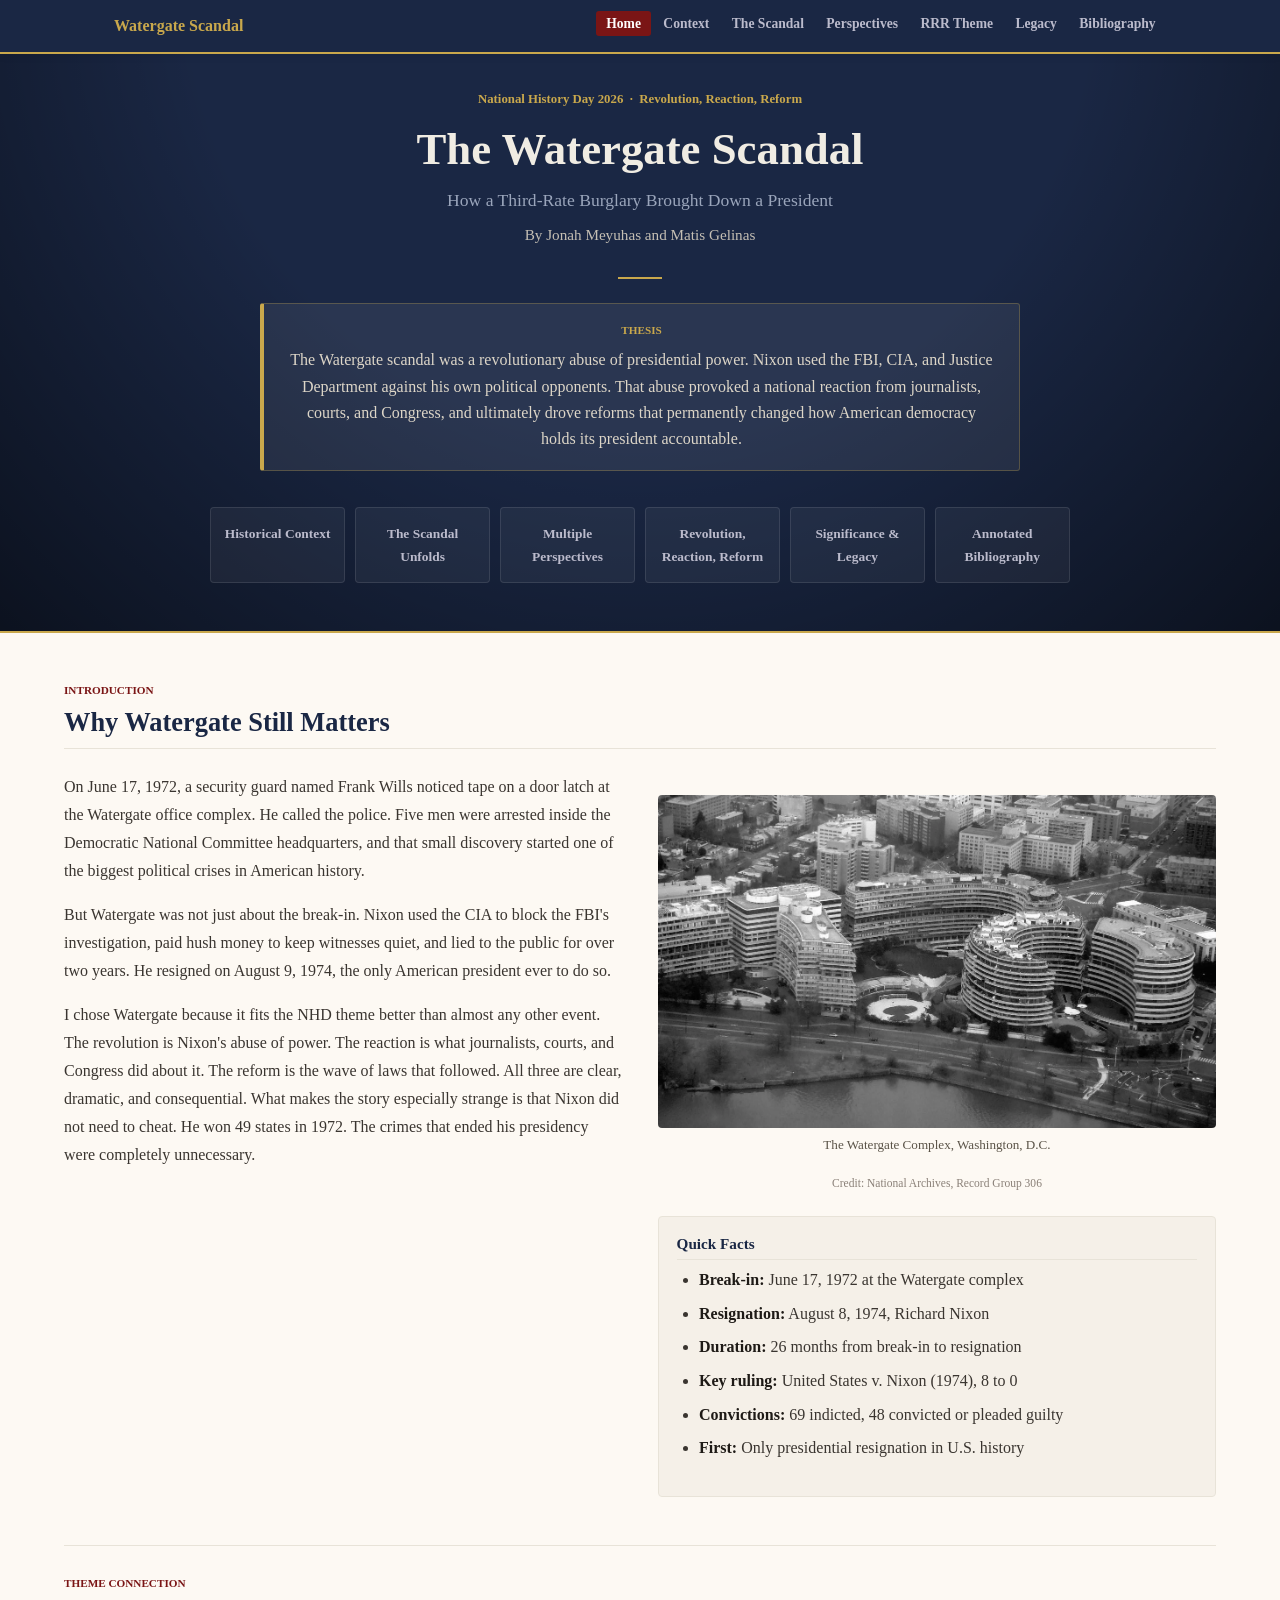
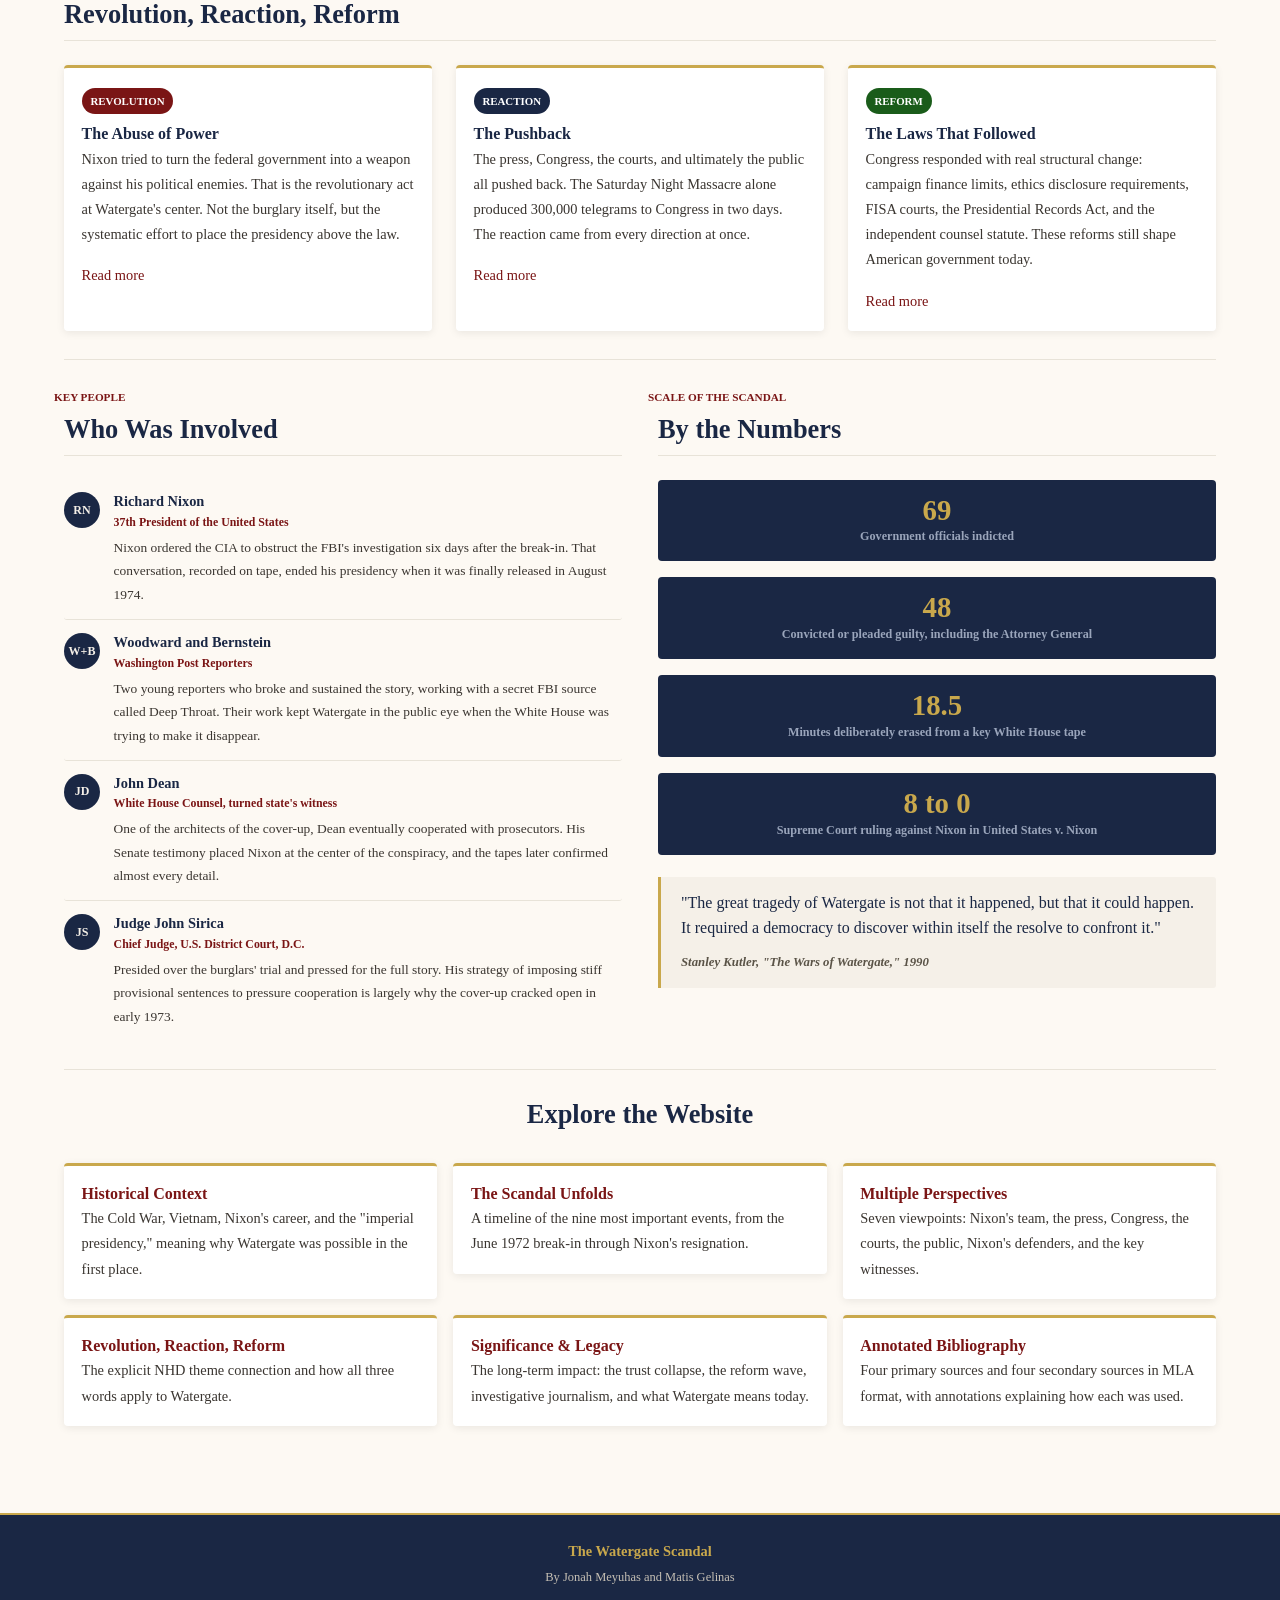
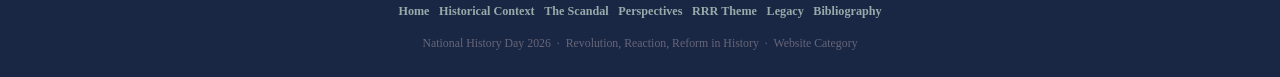
<file: index.html>
<!DOCTYPE html>
<html lang="en">
<head>
  <meta charset="UTF-8" />
  <meta name="viewport" content="width=device-width, initial-scale=1.0" />
  <title>The Watergate Scandal: NHD 2026</title>
  <link rel="stylesheet" href="watergate.css" />
</head>
<body>

<nav class="site-nav" role="navigation" aria-label="Main navigation">
  <div class="nav-inner">
    <a href="index.html" class="nav-logo">Watergate Scandal</a>
    <button class="nav-hamburger" aria-label="Toggle navigation" aria-expanded="false">
      <span></span><span></span><span></span>
    </button>
    <ul class="nav-links">
      <li><a href="index.html">Home</a></li>
      <li><a href="historical-context.html">Context</a></li>
      <li><a href="scandal-unfolds.html">The Scandal</a></li>
      <li><a href="multiple-perspectives.html">Perspectives</a></li>
      <li><a href="revolution-reaction-reform.html">RRR Theme</a></li>
      <li><a href="significance-legacy.html">Legacy</a></li>
      <li><a href="annotated-bibliography.html">Bibliography</a></li>
    </ul>
  </div>
</nav>

<header class="hero">
  <p class="hero-eyebrow">National History Day 2026 &nbsp;·&nbsp; Revolution, Reaction, Reform</p>
  <h1>The Watergate Scandal</h1>
  <p class="hero-subtitle">How a Third-Rate Burglary Brought Down a President</p>
  <p class="hero-authors">By Jonah Meyuhas and Matis Gelinas</p>
  <div class="hero-divider"></div>

  <div class="hero-thesis-box">
    <div class="thesis-label">Thesis</div>
    <p>
      The Watergate scandal was a revolutionary abuse of presidential power. Nixon used the FBI, CIA, and Justice Department against his own political opponents. That abuse provoked a national reaction from journalists, courts, and Congress, and ultimately drove reforms that permanently changed how American democracy holds its president accountable.
    </p>
  </div>

  <nav class="hero-nav-cards" aria-label="Section navigation">
    <a href="historical-context.html" class="hero-nav-card">Historical Context</a>
    <a href="scandal-unfolds.html" class="hero-nav-card">The Scandal Unfolds</a>
    <a href="multiple-perspectives.html" class="hero-nav-card">Multiple Perspectives</a>
    <a href="revolution-reaction-reform.html" class="hero-nav-card">Revolution, Reaction, Reform</a>
    <a href="significance-legacy.html" class="hero-nav-card">Significance &amp; Legacy</a>
    <a href="annotated-bibliography.html" class="hero-nav-card">Annotated Bibliography</a>
  </nav>
</header>

<main>
  <div class="page-content">

    <div class="section-header fade-in">
      <div class="section-label">Introduction</div>
      <h2>Why Watergate Still Matters</h2>
    </div>

    <div class="two-col">
      <div class="fade-in">
        <p>
          On June 17, 1972, a security guard named Frank Wills noticed tape on a door latch at the Watergate office complex. He called the police. Five men were arrested inside the Democratic National Committee headquarters, and that small discovery started one of the biggest political crises in American history.
        </p>
        <p>
          But Watergate was not just about the break-in. Nixon used the CIA to block the FBI's investigation, paid hush money to keep witnesses quiet, and lied to the public for over two years. He resigned on August 9, 1974, the only American president ever to do so.
        </p>
        <p>
          I chose Watergate because it fits the NHD theme better than almost any other event. The revolution is Nixon's abuse of power. The reaction is what journalists, courts, and Congress did about it. The reform is the wave of laws that followed. All three are clear, dramatic, and consequential. What makes the story especially strange is that Nixon did not need to cheat. He won 49 states in 1972. The crimes that ended his presidency were completely unnecessary.
        </p>
      </div>

      <div class="fade-in">
        <div class="img-block">
          <img src="images/watergate-1.webp" alt="Aerial view of the Watergate complex, Washington, D.C." class="img-photo" />
          <p class="img-caption">The Watergate Complex, Washington, D.C.</p>
          <p class="img-credit">Credit: National Archives, Record Group 306</p>
        </div>

        <div class="info-card">
          <h3>Quick Facts</h3>
          <ul>
            <li><strong>Break-in:</strong> June 17, 1972 at the Watergate complex</li>
            <li><strong>Resignation:</strong> August 8, 1974, Richard Nixon</li>
            <li><strong>Duration:</strong> 26 months from break-in to resignation</li>
            <li><strong>Key ruling:</strong> United States v. Nixon (1974), 8 to 0</li>
            <li><strong>Convictions:</strong> 69 indicted, 48 convicted or pleaded guilty</li>
            <li><strong>First:</strong> Only presidential resignation in U.S. history</li>
          </ul>
        </div>
      </div>
    </div>

    <hr class="divider">

    <div class="section-header fade-in">
      <div class="section-label">Theme Connection</div>
      <h2>Revolution, Reaction, Reform</h2>
    </div>

    <div class="three-col fade-in">
      <div class="reform-card">
        <span class="theme-badge badge-revolution">Revolution</span>
        <h4>The Abuse of Power</h4>
        <p>Nixon tried to turn the federal government into a weapon against his political enemies. That is the revolutionary act at Watergate's center. Not the burglary itself, but the systematic effort to place the presidency above the law.</p>
        <p><a href="revolution-reaction-reform.html#revolution">Read more</a></p>
      </div>
      <div class="reform-card">
        <span class="theme-badge badge-reaction">Reaction</span>
        <h4>The Pushback</h4>
        <p>The press, Congress, the courts, and ultimately the public all pushed back. The Saturday Night Massacre alone produced 300,000 telegrams to Congress in two days. The reaction came from every direction at once.</p>
        <p><a href="revolution-reaction-reform.html#reaction">Read more</a></p>
      </div>
      <div class="reform-card">
        <span class="theme-badge badge-reform">Reform</span>
        <h4>The Laws That Followed</h4>
        <p>Congress responded with real structural change: campaign finance limits, ethics disclosure requirements, FISA courts, the Presidential Records Act, and the independent counsel statute. These reforms still shape American government today.</p>
        <p><a href="revolution-reaction-reform.html#reform">Read more</a></p>
      </div>
    </div>

    <hr class="divider">

    <div class="two-col">
      <div class="fade-in">
        <div class="section-header">
          <div class="section-label">Key People</div>
          <h2>Who Was Involved</h2>
        </div>

        <div class="key-figure">
          <div class="key-figure-avatar">RN</div>
          <div class="key-figure-info">
            <h4>Richard Nixon</h4>
            <div class="kf-role">37th President of the United States</div>
            <p>Nixon ordered the CIA to obstruct the FBI's investigation six days after the break-in. That conversation, recorded on tape, ended his presidency when it was finally released in August 1974.</p>
          </div>
        </div>

        <div class="key-figure">
          <div class="key-figure-avatar">W+B</div>
          <div class="key-figure-info">
            <h4>Woodward and Bernstein</h4>
            <div class="kf-role">Washington Post Reporters</div>
            <p>Two young reporters who broke and sustained the story, working with a secret FBI source called Deep Throat. Their work kept Watergate in the public eye when the White House was trying to make it disappear.</p>
          </div>
        </div>

        <div class="key-figure">
          <div class="key-figure-avatar">JD</div>
          <div class="key-figure-info">
            <h4>John Dean</h4>
            <div class="kf-role">White House Counsel, turned state's witness</div>
            <p>One of the architects of the cover-up, Dean eventually cooperated with prosecutors. His Senate testimony placed Nixon at the center of the conspiracy, and the tapes later confirmed almost every detail.</p>
          </div>
        </div>

        <div class="key-figure">
          <div class="key-figure-avatar">JS</div>
          <div class="key-figure-info">
            <h4>Judge John Sirica</h4>
            <div class="kf-role">Chief Judge, U.S. District Court, D.C.</div>
            <p>Presided over the burglars' trial and pressed for the full story. His strategy of imposing stiff provisional sentences to pressure cooperation is largely why the cover-up cracked open in early 1973.</p>
          </div>
        </div>
      </div>

      <div class="fade-in">
        <div class="section-header">
          <div class="section-label">Scale of the Scandal</div>
          <h2>By the Numbers</h2>
        </div>

        <div class="stat-row" style="flex-direction:column;">
          <div class="stat-box">
            <div class="stat-number">69</div>
            <div class="stat-label">Government officials indicted</div>
          </div>
          <div class="stat-box">
            <div class="stat-number">48</div>
            <div class="stat-label">Convicted or pleaded guilty, including the Attorney General</div>
          </div>
          <div class="stat-box">
            <div class="stat-number">18.5</div>
            <div class="stat-label">Minutes deliberately erased from a key White House tape</div>
          </div>
          <div class="stat-box">
            <div class="stat-number">8 to 0</div>
            <div class="stat-label">Supreme Court ruling against Nixon in United States v. Nixon</div>
          </div>
        </div>

        <div class="pullquote">
          <blockquote>"The great tragedy of Watergate is not that it happened, but that it could happen. It required a democracy to discover within itself the resolve to confront it."</blockquote>
          <cite>Stanley Kutler, "The Wars of Watergate," 1990</cite>
        </div>
      </div>
    </div>

    <hr class="divider">

    <div class="fade-in text-center mb-4">
      <h2>Explore the Website</h2>
    </div>

    <div class="reform-grid fade-in">
      <a href="historical-context.html" style="text-decoration:none;">
        <div class="reform-card">
          <h4 style="color:var(--burgundy);">Historical Context</h4>
          <p>The Cold War, Vietnam, Nixon's career, and the "imperial presidency," meaning why Watergate was possible in the first place.</p>
        </div>
      </a>
      <a href="scandal-unfolds.html" style="text-decoration:none;">
        <div class="reform-card">
          <h4 style="color:var(--burgundy);">The Scandal Unfolds</h4>
          <p>A timeline of the nine most important events, from the June 1972 break-in through Nixon's resignation.</p>
        </div>
      </a>
      <a href="multiple-perspectives.html" style="text-decoration:none;">
        <div class="reform-card">
          <h4 style="color:var(--burgundy);">Multiple Perspectives</h4>
          <p>Seven viewpoints: Nixon's team, the press, Congress, the courts, the public, Nixon's defenders, and the key witnesses.</p>
        </div>
      </a>
      <a href="revolution-reaction-reform.html" style="text-decoration:none;">
        <div class="reform-card">
          <h4 style="color:var(--burgundy);">Revolution, Reaction, Reform</h4>
          <p>The explicit NHD theme connection and how all three words apply to Watergate.</p>
        </div>
      </a>
      <a href="significance-legacy.html" style="text-decoration:none;">
        <div class="reform-card">
          <h4 style="color:var(--burgundy);">Significance &amp; Legacy</h4>
          <p>The long-term impact: the trust collapse, the reform wave, investigative journalism, and what Watergate means today.</p>
        </div>
      </a>
      <a href="annotated-bibliography.html" style="text-decoration:none;">
        <div class="reform-card">
          <h4 style="color:var(--burgundy);">Annotated Bibliography</h4>
          <p>Four primary sources and four secondary sources in MLA format, with annotations explaining how each was used.</p>
        </div>
      </a>
    </div>

  </div>
</main>

<footer class="site-footer">
  <div class="footer-inner">
    <div class="footer-title">The Watergate Scandal</div>
    <p class="footer-authors">By Jonah Meyuhas and Matis Gelinas</p>
    <nav class="footer-nav" aria-label="Footer navigation">
      <a href="index.html">Home</a>
      <a href="historical-context.html">Historical Context</a>
      <a href="scandal-unfolds.html">The Scandal</a>
      <a href="multiple-perspectives.html">Perspectives</a>
      <a href="revolution-reaction-reform.html">RRR Theme</a>
      <a href="significance-legacy.html">Legacy</a>
      <a href="annotated-bibliography.html">Bibliography</a>
    </nav>
    <p class="footer-meta">National History Day 2026 &nbsp;·&nbsp; Revolution, Reaction, Reform in History &nbsp;·&nbsp; Website Category</p>
  </div>
</footer>

<script src="main.js"></script>
</body>
</html>
</file>
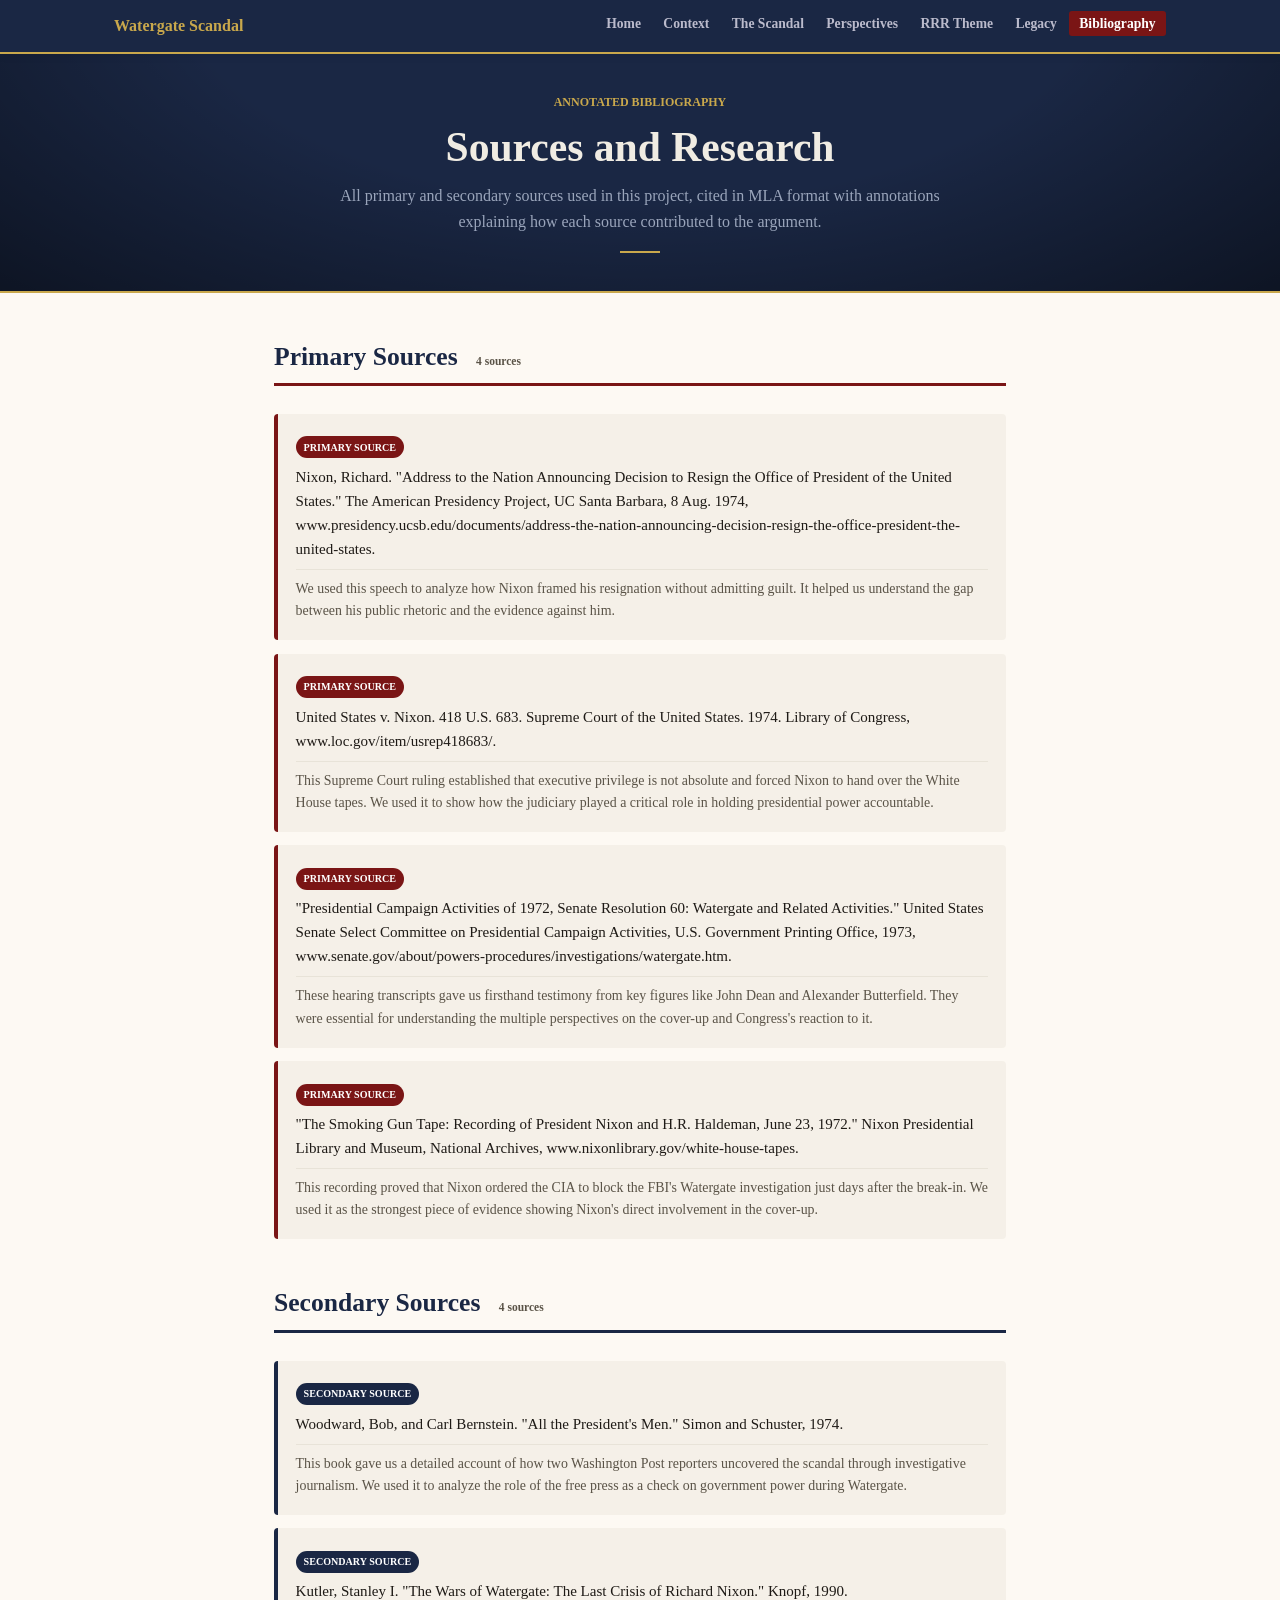
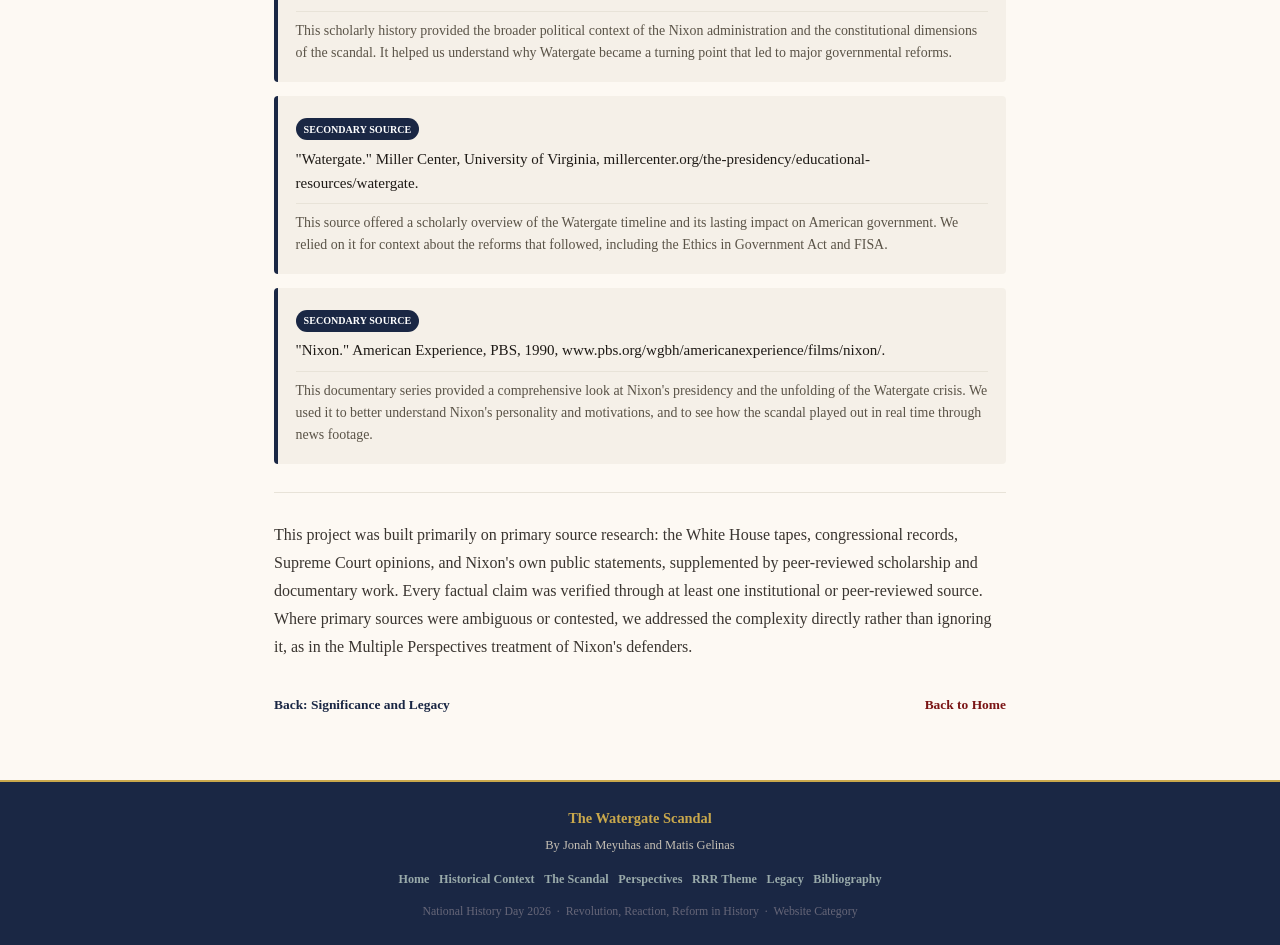
<file: annotated-bibliography.html>
<!DOCTYPE html>
<html lang="en">
<head>
  <meta charset="UTF-8" />
  <meta name="viewport" content="width=device-width, initial-scale=1.0" />
  <title>The Watergate Scandal: Annotated Bibliography</title>
  <link rel="stylesheet" href="watergate.css" />
  <style>
    .bib-intro {
      background: #f5f0e8;
      border-radius: 4px;
      padding: 1.5rem 1.75rem;
      margin-bottom: 2.5rem;
      border-left: 4px solid #c9a84c;
    }
    .bib-intro h3 { color: #1a2744; margin-bottom: 0.4rem; font-size: 1rem; }
    .bib-intro p { font-size: 0.92rem; margin-bottom: 0; }
    .bib-section-title {
      font-family: "Times New Roman", Times, serif;
      font-size: 1.6rem;
      font-weight: 700;
      color: #1a2744;
      padding-bottom: 0.65rem;
      border-bottom: 3px solid;
      margin-bottom: 1.75rem;
    }
    .bib-section-title.primary-color { border-color: #7a1515; }
    .bib-section-title.secondary-color { border-color: #1a2744; }
    .bib-count {
      font-family: "Times New Roman", Times, serif;
      font-size: 0.72rem;
      font-weight: 700;
      color: #5a5347;
      margin-left: 0.75rem;
    }
  </style>
</head>
<body>

<nav class="site-nav" role="navigation" aria-label="Main navigation">
  <div class="nav-inner">
    <a href="index.html" class="nav-logo">Watergate Scandal</a>
    <button class="nav-hamburger" aria-label="Toggle navigation" aria-expanded="false">
      <span></span><span></span><span></span>
    </button>
    <ul class="nav-links">
      <li><a href="index.html">Home</a></li>
      <li><a href="historical-context.html">Context</a></li>
      <li><a href="scandal-unfolds.html">The Scandal</a></li>
      <li><a href="multiple-perspectives.html">Perspectives</a></li>
      <li><a href="revolution-reaction-reform.html">RRR Theme</a></li>
      <li><a href="significance-legacy.html">Legacy</a></li>
      <li><a href="annotated-bibliography.html">Bibliography</a></li>
    </ul>
  </div>
</nav>

<header class="page-hero">
  <div class="eyebrow">Annotated Bibliography</div>
  <h1>Sources and Research</h1>
  <p class="page-intro">
    All primary and secondary sources used in this project, cited in MLA format with annotations explaining how each source contributed to the argument.
  </p>
  <div class="page-hero-divider"></div>
</header>

<main>
  <div class="page-content narrow">

    <!-- PRIMARY SOURCES -->
    <div class="bib-section">
      <h2 class="bib-section-title primary-color">Primary Sources <span class="bib-count">4 sources</span></h2>

      <div class="bib-entry primary">
        <div class="bib-type">Primary Source</div>
        <p class="bib-citation">
          Nixon, Richard. "Address to the Nation Announcing Decision to Resign the Office of President of the United States." The American Presidency Project, UC Santa Barbara, 8 Aug. 1974, www.presidency.ucsb.edu/documents/address-the-nation-announcing-decision-resign-the-office-president-the-united-states.
        </p>
        <p class="bib-annotation">
          We used this speech to analyze how Nixon framed his resignation without admitting guilt. It helped us understand the gap between his public rhetoric and the evidence against him.
        </p>
      </div>

      <div class="bib-entry primary">
        <div class="bib-type">Primary Source</div>
        <p class="bib-citation">
          United States v. Nixon. 418 U.S. 683. Supreme Court of the United States. 1974. Library of Congress, www.loc.gov/item/usrep418683/.
        </p>
        <p class="bib-annotation">
          This Supreme Court ruling established that executive privilege is not absolute and forced Nixon to hand over the White House tapes. We used it to show how the judiciary played a critical role in holding presidential power accountable.
        </p>
      </div>

      <div class="bib-entry primary">
        <div class="bib-type">Primary Source</div>
        <p class="bib-citation">
          "Presidential Campaign Activities of 1972, Senate Resolution 60: Watergate and Related Activities." United States Senate Select Committee on Presidential Campaign Activities, U.S. Government Printing Office, 1973, www.senate.gov/about/powers-procedures/investigations/watergate.htm.
        </p>
        <p class="bib-annotation">
          These hearing transcripts gave us firsthand testimony from key figures like John Dean and Alexander Butterfield. They were essential for understanding the multiple perspectives on the cover-up and Congress's reaction to it.
        </p>
      </div>

      <div class="bib-entry primary">
        <div class="bib-type">Primary Source</div>
        <p class="bib-citation">
          "The Smoking Gun Tape: Recording of President Nixon and H.R. Haldeman, June 23, 1972." Nixon Presidential Library and Museum, National Archives, www.nixonlibrary.gov/white-house-tapes.
        </p>
        <p class="bib-annotation">
          This recording proved that Nixon ordered the CIA to block the FBI's Watergate investigation just days after the break-in. We used it as the strongest piece of evidence showing Nixon's direct involvement in the cover-up.
        </p>
      </div>

    </div>

    <!-- SECONDARY SOURCES -->
    <div class="bib-section" style="margin-top:3rem;">
      <h2 class="bib-section-title secondary-color">Secondary Sources <span class="bib-count">4 sources</span></h2>

      <div class="bib-entry secondary">
        <div class="bib-type">Secondary Source</div>
        <p class="bib-citation">
          Woodward, Bob, and Carl Bernstein. "All the President's Men." Simon and Schuster, 1974.
        </p>
        <p class="bib-annotation">
          This book gave us a detailed account of how two Washington Post reporters uncovered the scandal through investigative journalism. We used it to analyze the role of the free press as a check on government power during Watergate.
        </p>
      </div>

      <div class="bib-entry secondary">
        <div class="bib-type">Secondary Source</div>
        <p class="bib-citation">
          Kutler, Stanley I. "The Wars of Watergate: The Last Crisis of Richard Nixon." Knopf, 1990.
        </p>
        <p class="bib-annotation">
          This scholarly history provided the broader political context of the Nixon administration and the constitutional dimensions of the scandal. It helped us understand why Watergate became a turning point that led to major governmental reforms.
        </p>
      </div>

      <div class="bib-entry secondary">
        <div class="bib-type">Secondary Source</div>
        <p class="bib-citation">
          "Watergate." Miller Center, University of Virginia, millercenter.org/the-presidency/educational-resources/watergate.
        </p>
        <p class="bib-annotation">
          This source offered a scholarly overview of the Watergate timeline and its lasting impact on American government. We relied on it for context about the reforms that followed, including the Ethics in Government Act and FISA.
        </p>
      </div>

      <div class="bib-entry secondary">
        <div class="bib-type">Secondary Source</div>
        <p class="bib-citation">
          "Nixon." American Experience, PBS, 1990, www.pbs.org/wgbh/americanexperience/films/nixon/.
        </p>
        <p class="bib-annotation">
          This documentary series provided a comprehensive look at Nixon's presidency and the unfolding of the Watergate crisis. We used it to better understand Nixon's personality and motivations, and to see how the scandal played out in real time through news footage.
        </p>
      </div>

    </div>

    <hr class="divider">

    <div class="fade-in">
      <p>
        This project was built primarily on primary source research: the White House tapes, congressional records, Supreme Court opinions, and Nixon's own public statements, supplemented by peer-reviewed scholarship and documentary work. Every factual claim was verified through at least one institutional or peer-reviewed source. Where primary sources were ambiguous or contested, we addressed the complexity directly rather than ignoring it, as in the Multiple Perspectives treatment of Nixon's defenders.
      </p>
    </div>

    <div class="fade-in" style="display:flex;justify-content:space-between;align-items:center;flex-wrap:wrap;gap:1rem;margin-top:2rem;">
      <a href="significance-legacy.html" style="font-family:'Times New Roman',serif;font-size:0.84rem;font-weight:700;color:var(--navy);">Back: Significance and Legacy</a>
      <a href="index.html" style="font-family:'Times New Roman',serif;font-size:0.84rem;font-weight:700;color:var(--burgundy);">Back to Home</a>
    </div>

  </div>
</main>

<footer class="site-footer">
  <div class="footer-inner">
    <div class="footer-title">The Watergate Scandal</div>
    <p class="footer-authors">By Jonah Meyuhas and Matis Gelinas</p>
    <nav class="footer-nav" aria-label="Footer navigation">
      <a href="index.html">Home</a>
      <a href="historical-context.html">Historical Context</a>
      <a href="scandal-unfolds.html">The Scandal</a>
      <a href="multiple-perspectives.html">Perspectives</a>
      <a href="revolution-reaction-reform.html">RRR Theme</a>
      <a href="significance-legacy.html">Legacy</a>
      <a href="annotated-bibliography.html">Bibliography</a>
    </nav>
    <p class="footer-meta">National History Day 2026 &nbsp;·&nbsp; Revolution, Reaction, Reform in History &nbsp;·&nbsp; Website Category</p>
  </div>
</footer>

<script src="main.js"></script>
</body>
</html>
</file>
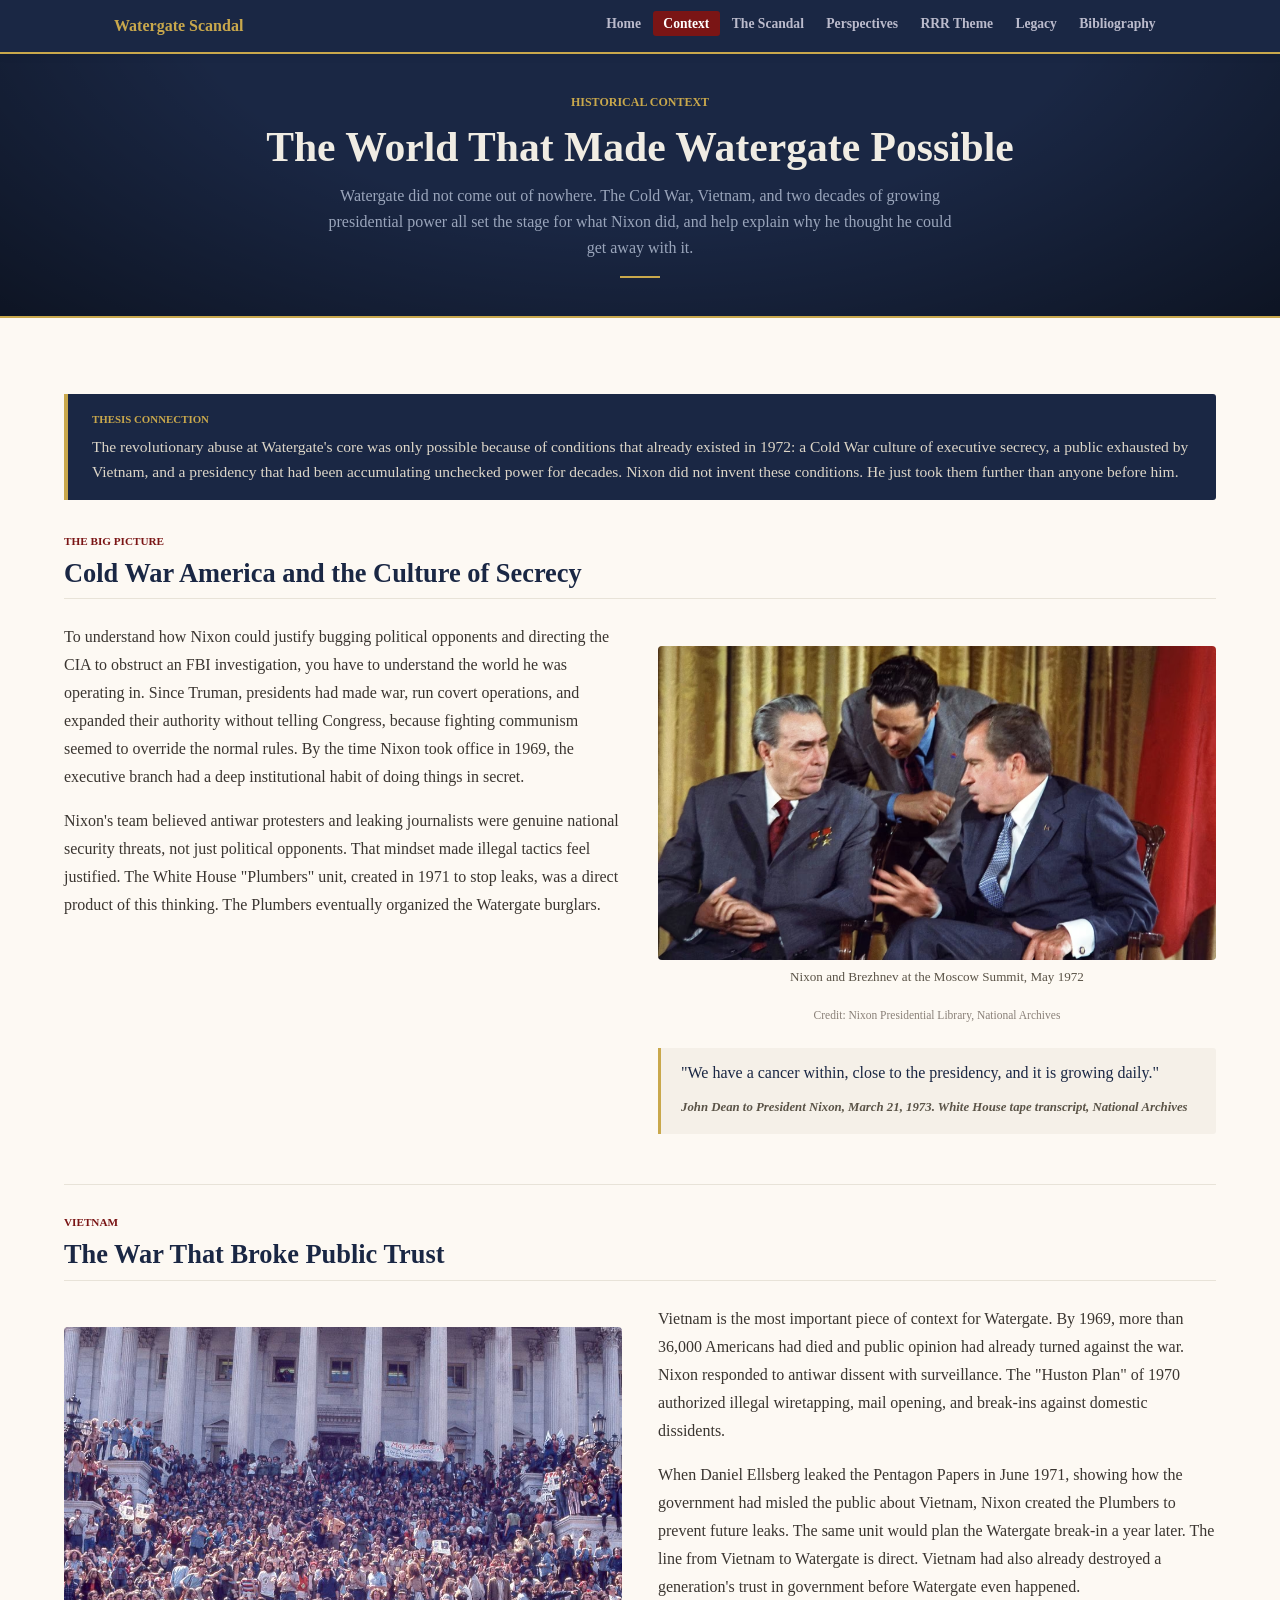
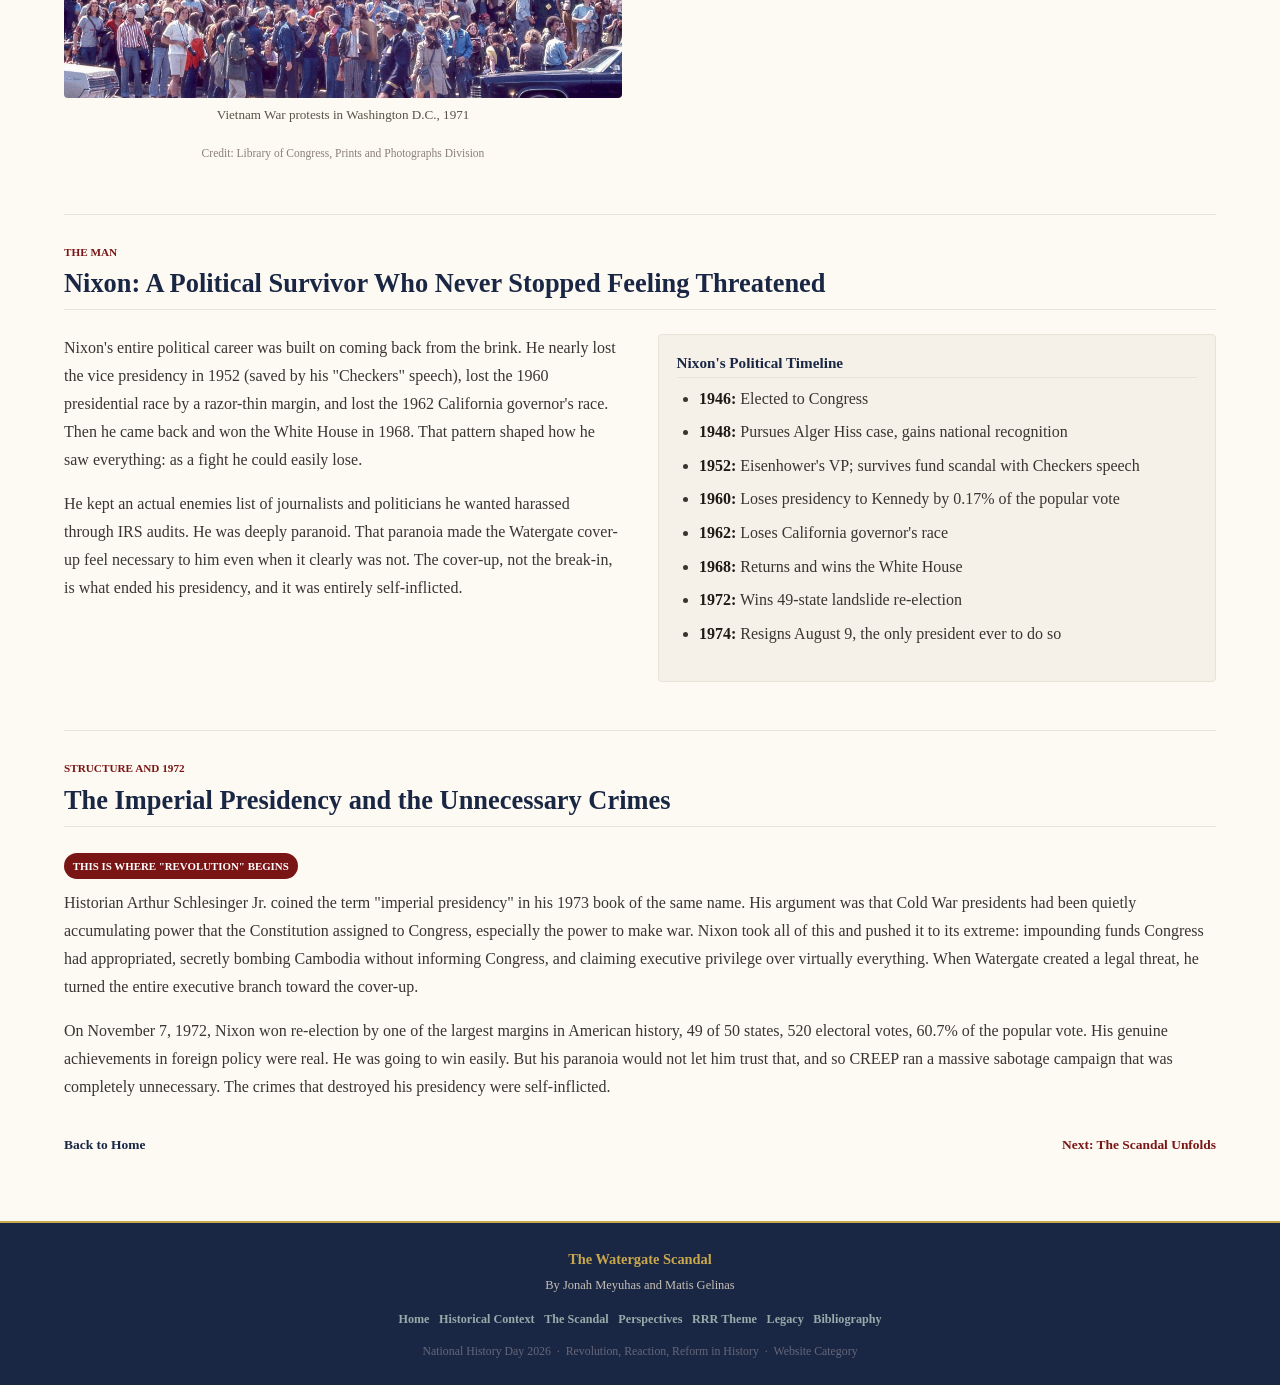
<file: historical-context.html>
<!DOCTYPE html>
<html lang="en">
<head>
  <meta charset="UTF-8" />
  <meta name="viewport" content="width=device-width, initial-scale=1.0" />
  <title>The Watergate Scandal: Historical Context</title>
  <link rel="stylesheet" href="watergate.css" />
</head>
<body>

<nav class="site-nav" role="navigation" aria-label="Main navigation">
  <div class="nav-inner">
    <a href="index.html" class="nav-logo">Watergate Scandal</a>
    <button class="nav-hamburger" aria-label="Toggle navigation" aria-expanded="false">
      <span></span><span></span><span></span>
    </button>
    <ul class="nav-links">
      <li><a href="index.html">Home</a></li>
      <li><a href="historical-context.html">Context</a></li>
      <li><a href="scandal-unfolds.html">The Scandal</a></li>
      <li><a href="multiple-perspectives.html">Perspectives</a></li>
      <li><a href="revolution-reaction-reform.html">RRR Theme</a></li>
      <li><a href="significance-legacy.html">Legacy</a></li>
      <li><a href="annotated-bibliography.html">Bibliography</a></li>
    </ul>
  </div>
</nav>

<header class="page-hero">
  <div class="eyebrow">Historical Context</div>
  <h1>The World That Made Watergate Possible</h1>
  <p class="page-intro">
    Watergate did not come out of nowhere. The Cold War, Vietnam, and two decades of growing presidential power all set the stage for what Nixon did, and help explain why he thought he could get away with it.
  </p>
  <div class="page-hero-divider"></div>
</header>

<main>
  <div class="page-content">

    <div class="thesis-banner fade-in">
      <div class="tb-label">Thesis Connection</div>
      <p>The revolutionary abuse at Watergate's core was only possible because of conditions that already existed in 1972: a Cold War culture of executive secrecy, a public exhausted by Vietnam, and a presidency that had been accumulating unchecked power for decades. Nixon did not invent these conditions. He just took them further than anyone before him.</p>
    </div>

    <div class="section-header fade-in mt-4">
      <div class="section-label">The Big Picture</div>
      <h2>Cold War America and the Culture of Secrecy</h2>
    </div>

    <div class="two-col">
      <div class="fade-in">
        <p>
          To understand how Nixon could justify bugging political opponents and directing the CIA to obstruct an FBI investigation, you have to understand the world he was operating in. Since Truman, presidents had made war, run covert operations, and expanded their authority without telling Congress, because fighting communism seemed to override the normal rules. By the time Nixon took office in 1969, the executive branch had a deep institutional habit of doing things in secret.
        </p>
        <p>
          Nixon's team believed antiwar protesters and leaking journalists were genuine national security threats, not just political opponents. That mindset made illegal tactics feel justified. The White House "Plumbers" unit, created in 1971 to stop leaks, was a direct product of this thinking. The Plumbers eventually organized the Watergate burglars.
        </p>
      </div>
      <div class="fade-in">
        <div class="img-block">
          <img src="images/watergate-2.avif" alt="Nixon and Soviet leader Brezhnev at the 1972 Moscow Summit" class="img-photo" />
          <p class="img-caption">Nixon and Brezhnev at the Moscow Summit, May 1972</p>
          <p class="img-credit">Credit: Nixon Presidential Library, National Archives</p>
        </div>
        <div class="pullquote">
          <blockquote>"We have a cancer within, close to the presidency, and it is growing daily."</blockquote>
          <cite>John Dean to President Nixon, March 21, 1973. White House tape transcript, National Archives</cite>
        </div>
      </div>
    </div>

    <hr class="divider">

    <div class="section-header fade-in">
      <div class="section-label">Vietnam</div>
      <h2>The War That Broke Public Trust</h2>
    </div>

    <div class="two-col">
      <div class="fade-in">
        <div class="img-block">
          <img src="images/watergate-3.jpg" alt="Vietnam War protesters in Washington D.C., 1971" class="img-photo" />
          <p class="img-caption">Vietnam War protests in Washington D.C., 1971</p>
          <p class="img-credit">Credit: Library of Congress, Prints and Photographs Division</p>
        </div>
      </div>
      <div class="fade-in">
        <p>
          Vietnam is the most important piece of context for Watergate. By 1969, more than 36,000 Americans had died and public opinion had already turned against the war. Nixon responded to antiwar dissent with surveillance. The "Huston Plan" of 1970 authorized illegal wiretapping, mail opening, and break-ins against domestic dissidents.
        </p>
        <p>
          When Daniel Ellsberg leaked the Pentagon Papers in June 1971, showing how the government had misled the public about Vietnam, Nixon created the Plumbers to prevent future leaks. The same unit would plan the Watergate break-in a year later. The line from Vietnam to Watergate is direct. Vietnam had also already destroyed a generation's trust in government before Watergate even happened.
        </p>
      </div>
    </div>

    <hr class="divider">

    <div class="section-header fade-in">
      <div class="section-label">The Man</div>
      <h2>Nixon: A Political Survivor Who Never Stopped Feeling Threatened</h2>
    </div>

    <div class="two-col fade-in">
      <div>
        <p>
          Nixon's entire political career was built on coming back from the brink. He nearly lost the vice presidency in 1952 (saved by his "Checkers" speech), lost the 1960 presidential race by a razor-thin margin, and lost the 1962 California governor's race. Then he came back and won the White House in 1968. That pattern shaped how he saw everything: as a fight he could easily lose.
        </p>
        <p>
          He kept an actual enemies list of journalists and politicians he wanted harassed through IRS audits. He was deeply paranoid. That paranoia made the Watergate cover-up feel necessary to him even when it clearly was not. The cover-up, not the break-in, is what ended his presidency, and it was entirely self-inflicted.
        </p>
      </div>
      <div>
        <div class="info-card">
          <h3>Nixon's Political Timeline</h3>
          <ul>
            <li><strong>1946:</strong> Elected to Congress</li>
            <li><strong>1948:</strong> Pursues Alger Hiss case, gains national recognition</li>
            <li><strong>1952:</strong> Eisenhower's VP; survives fund scandal with Checkers speech</li>
            <li><strong>1960:</strong> Loses presidency to Kennedy by 0.17% of the popular vote</li>
            <li><strong>1962:</strong> Loses California governor's race</li>
            <li><strong>1968:</strong> Returns and wins the White House</li>
            <li><strong>1972:</strong> Wins 49-state landslide re-election</li>
            <li><strong>1974:</strong> Resigns August 9, the only president ever to do so</li>
          </ul>
        </div>
      </div>
    </div>

    <hr class="divider">

    <div class="section-header fade-in">
      <div class="section-label">Structure and 1972</div>
      <h2>The Imperial Presidency and the Unnecessary Crimes</h2>
    </div>

    <div class="fade-in">
      <span class="theme-badge badge-revolution">This is where "Revolution" begins</span>
      <p>
        Historian Arthur Schlesinger Jr. coined the term "imperial presidency" in his 1973 book of the same name. His argument was that Cold War presidents had been quietly accumulating power that the Constitution assigned to Congress, especially the power to make war. Nixon took all of this and pushed it to its extreme: impounding funds Congress had appropriated, secretly bombing Cambodia without informing Congress, and claiming executive privilege over virtually everything. When Watergate created a legal threat, he turned the entire executive branch toward the cover-up.
      </p>
      <p>
        On November 7, 1972, Nixon won re-election by one of the largest margins in American history, 49 of 50 states, 520 electoral votes, 60.7% of the popular vote. His genuine achievements in foreign policy were real. He was going to win easily. But his paranoia would not let him trust that, and so CREEP ran a massive sabotage campaign that was completely unnecessary. The crimes that destroyed his presidency were self-inflicted.
      </p>
    </div>

    <div class="fade-in" style="display:flex;justify-content:space-between;flex-wrap:wrap;gap:1rem;margin-top:2rem;">
      <a href="index.html" style="font-family:'Times New Roman',serif;font-size:0.84rem;font-weight:700;color:var(--navy);">Back to Home</a>
      <a href="scandal-unfolds.html" style="font-family:'Times New Roman',serif;font-size:0.84rem;font-weight:700;color:var(--burgundy);">Next: The Scandal Unfolds</a>
    </div>

  </div>
</main>

<footer class="site-footer">
  <div class="footer-inner">
    <div class="footer-title">The Watergate Scandal</div>
    <p class="footer-authors">By Jonah Meyuhas and Matis Gelinas</p>
    <nav class="footer-nav" aria-label="Footer navigation">
      <a href="index.html">Home</a>
      <a href="historical-context.html">Historical Context</a>
      <a href="scandal-unfolds.html">The Scandal</a>
      <a href="multiple-perspectives.html">Perspectives</a>
      <a href="revolution-reaction-reform.html">RRR Theme</a>
      <a href="significance-legacy.html">Legacy</a>
      <a href="annotated-bibliography.html">Bibliography</a>
    </nav>
    <p class="footer-meta">National History Day 2026 &nbsp;·&nbsp; Revolution, Reaction, Reform in History &nbsp;·&nbsp; Website Category</p>
  </div>
</footer>

<script src="main.js"></script>
</body>
</html>
</file>
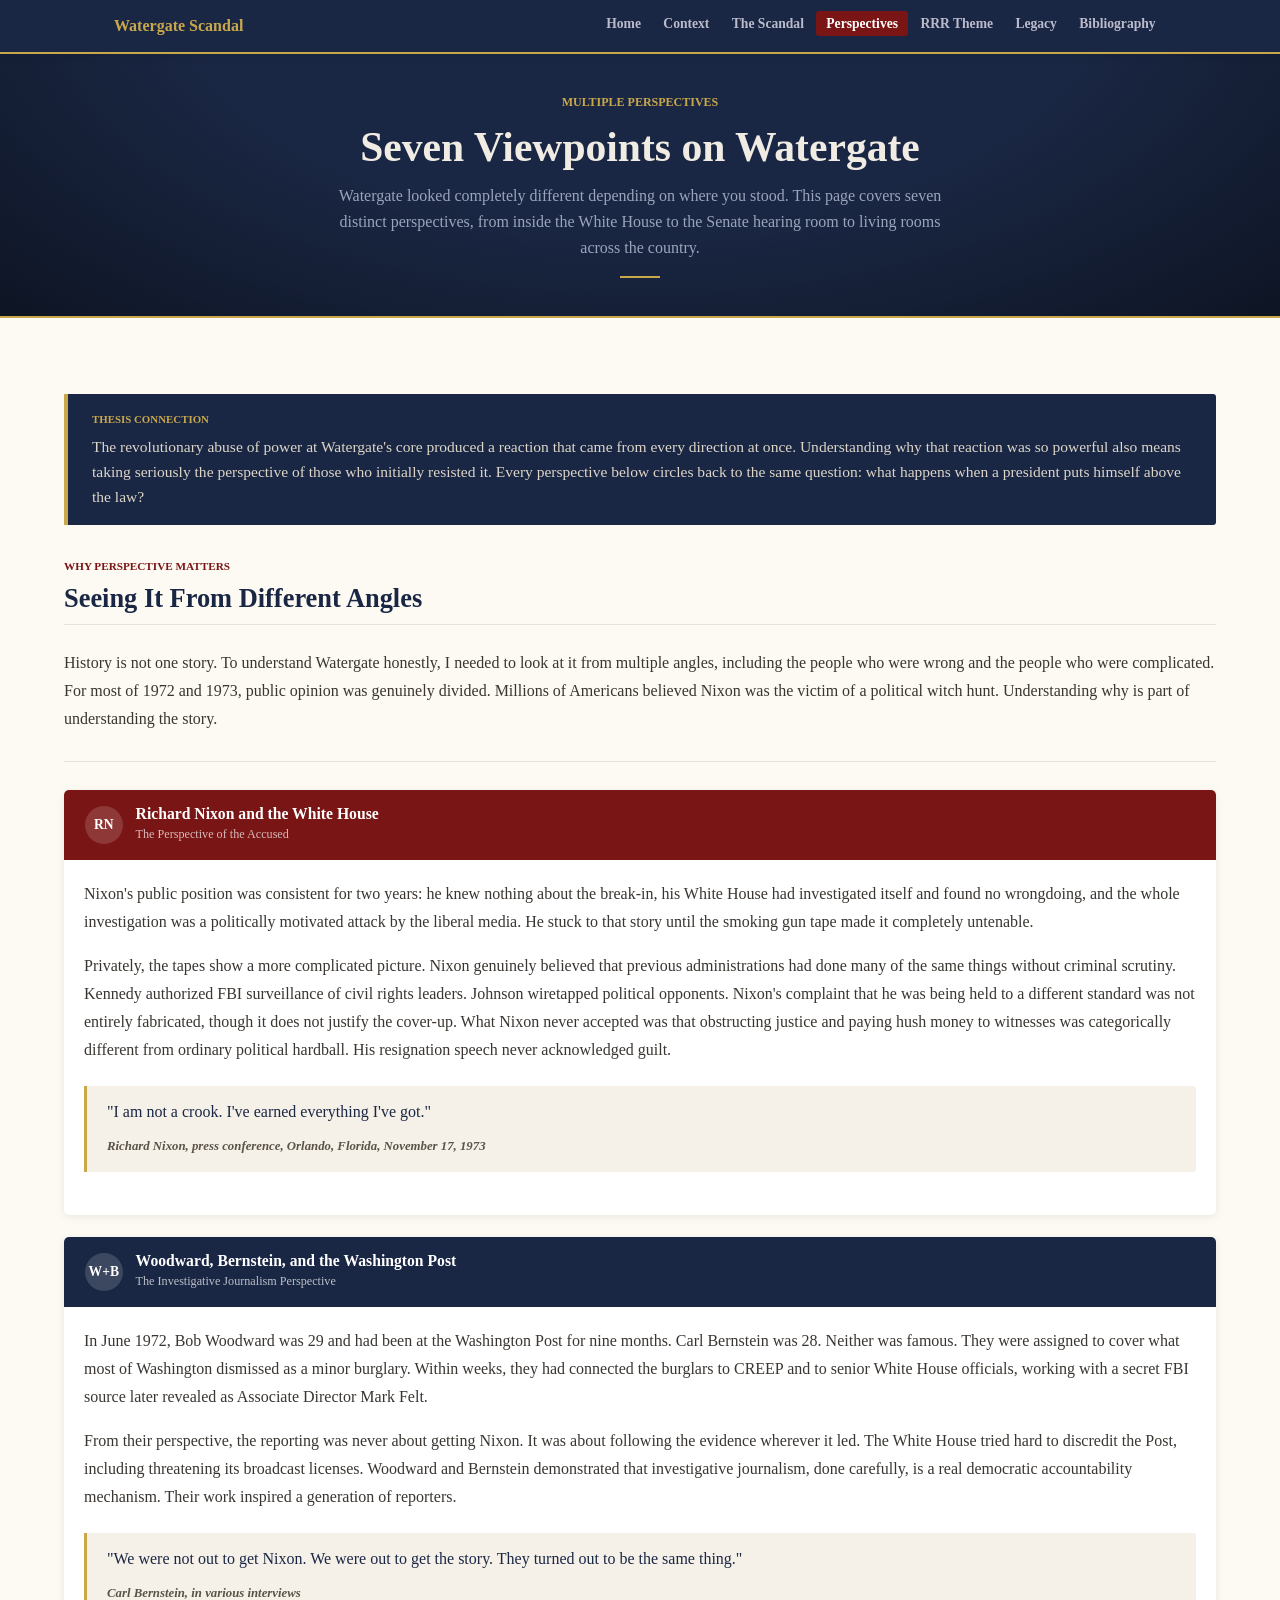
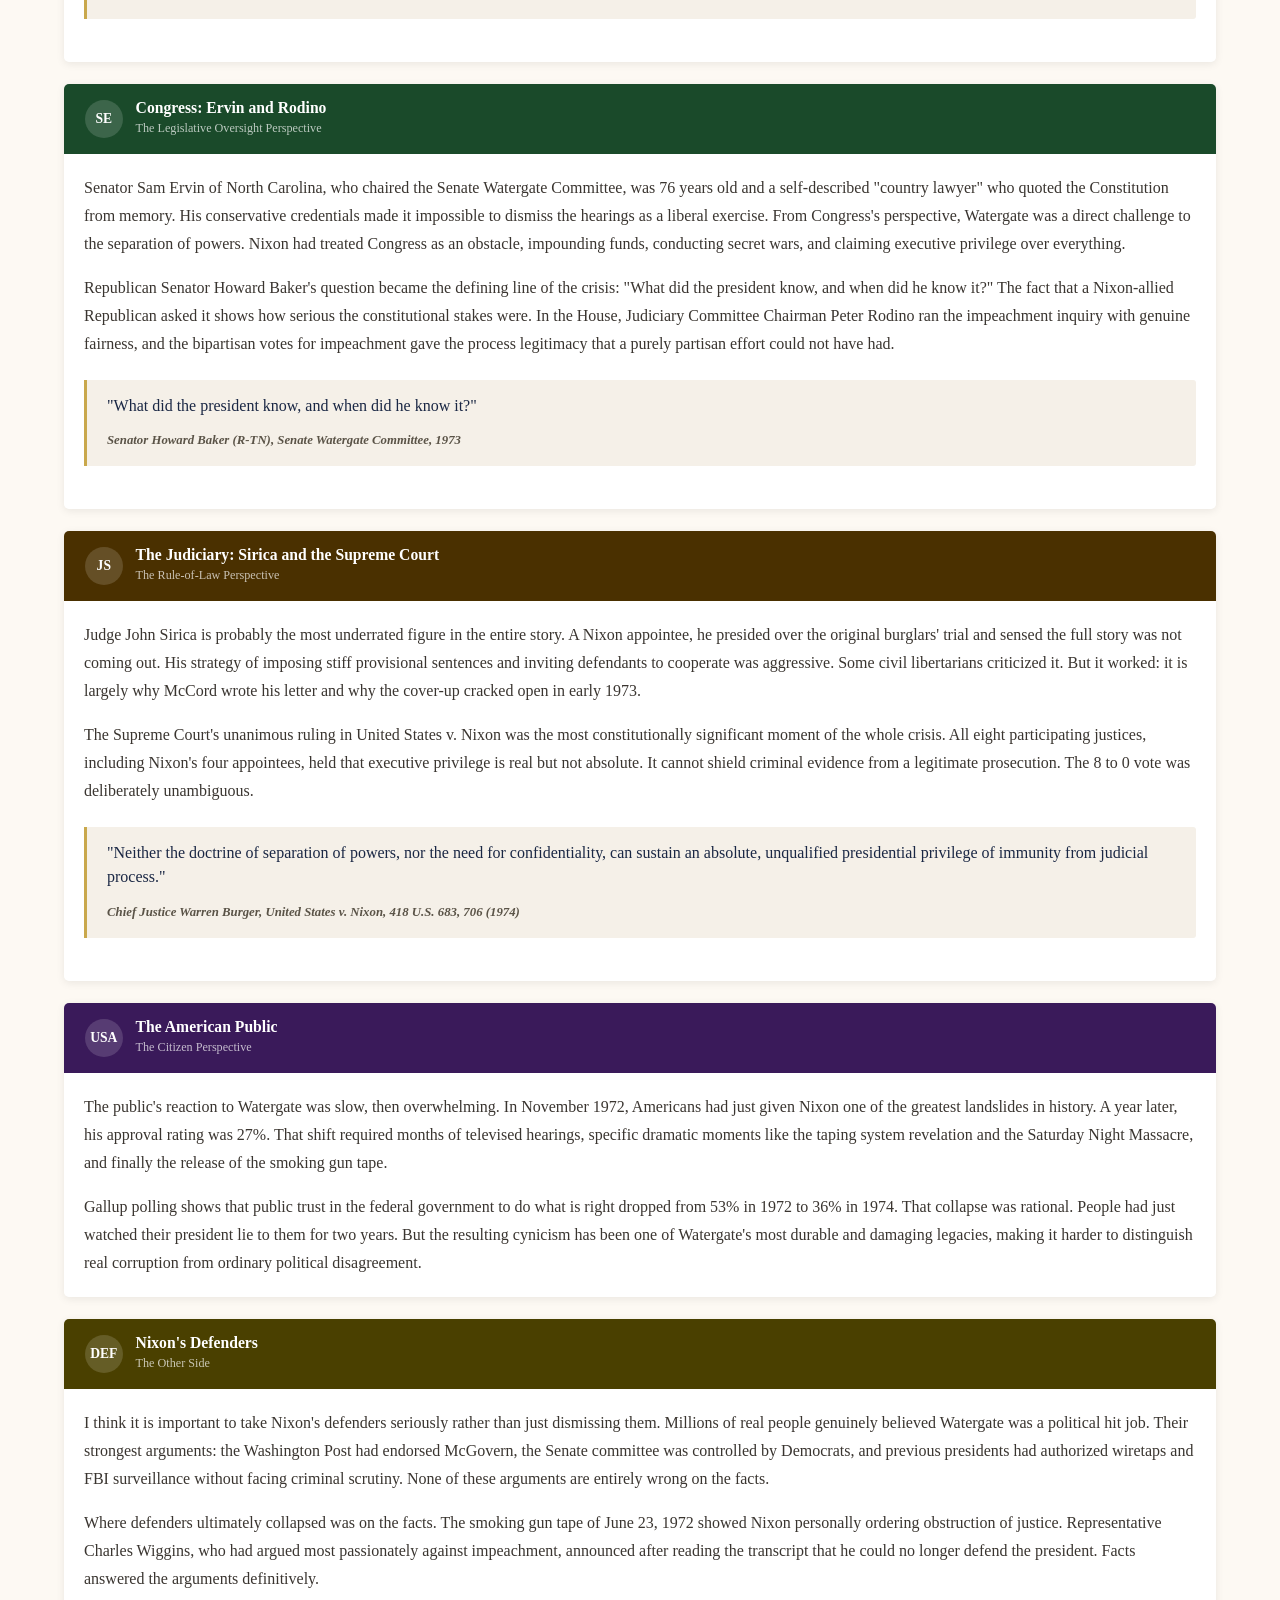
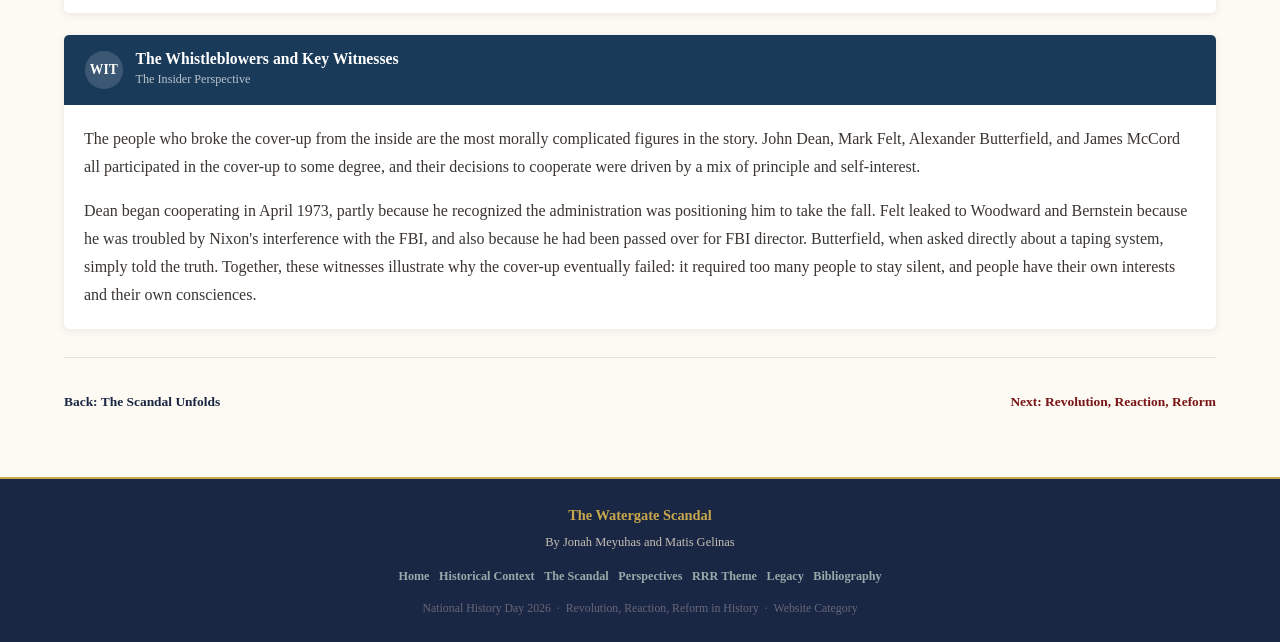
<file: multiple-perspectives.html>
<!DOCTYPE html>
<html lang="en">
<head>
  <meta charset="UTF-8" />
  <meta name="viewport" content="width=device-width, initial-scale=1.0" />
  <title>The Watergate Scandal: Multiple Perspectives</title>
  <link rel="stylesheet" href="watergate.css" />
</head>
<body>

<nav class="site-nav" role="navigation" aria-label="Main navigation">
  <div class="nav-inner">
    <a href="index.html" class="nav-logo">Watergate Scandal</a>
    <button class="nav-hamburger" aria-label="Toggle navigation" aria-expanded="false">
      <span></span><span></span><span></span>
    </button>
    <ul class="nav-links">
      <li><a href="index.html">Home</a></li>
      <li><a href="historical-context.html">Context</a></li>
      <li><a href="scandal-unfolds.html">The Scandal</a></li>
      <li><a href="multiple-perspectives.html">Perspectives</a></li>
      <li><a href="revolution-reaction-reform.html">RRR Theme</a></li>
      <li><a href="significance-legacy.html">Legacy</a></li>
      <li><a href="annotated-bibliography.html">Bibliography</a></li>
    </ul>
  </div>
</nav>

<header class="page-hero">
  <div class="eyebrow">Multiple Perspectives</div>
  <h1>Seven Viewpoints on Watergate</h1>
  <p class="page-intro">
    Watergate looked completely different depending on where you stood. This page covers seven distinct perspectives, from inside the White House to the Senate hearing room to living rooms across the country.
  </p>
  <div class="page-hero-divider"></div>
</header>

<main>
  <div class="page-content">

    <div class="thesis-banner fade-in">
      <div class="tb-label">Thesis Connection</div>
      <p>The revolutionary abuse of power at Watergate's core produced a reaction that came from every direction at once. Understanding why that reaction was so powerful also means taking seriously the perspective of those who initially resisted it. Every perspective below circles back to the same question: what happens when a president puts himself above the law?</p>
    </div>

    <div class="section-header fade-in mt-4">
      <div class="section-label">Why Perspective Matters</div>
      <h2>Seeing It From Different Angles</h2>
    </div>

    <div class="fade-in">
      <p>
        History is not one story. To understand Watergate honestly, I needed to look at it from multiple angles, including the people who were wrong and the people who were complicated. For most of 1972 and 1973, public opinion was genuinely divided. Millions of Americans believed Nixon was the victim of a political witch hunt. Understanding why is part of understanding the story.
      </p>
    </div>

    <hr class="divider">

    <div class="perspective-card fade-in">
      <div class="perspective-header pov-nixon">
        <div class="perspective-avatar">RN</div>
        <div>
          <h3>Richard Nixon and the White House</h3>
          <p class="pov-subtitle">The Perspective of the Accused</p>
        </div>
      </div>
      <div class="perspective-body">
        <p>
          Nixon's public position was consistent for two years: he knew nothing about the break-in, his White House had investigated itself and found no wrongdoing, and the whole investigation was a politically motivated attack by the liberal media. He stuck to that story until the smoking gun tape made it completely untenable.
        </p>
        <p>
          Privately, the tapes show a more complicated picture. Nixon genuinely believed that previous administrations had done many of the same things without criminal scrutiny. Kennedy authorized FBI surveillance of civil rights leaders. Johnson wiretapped political opponents. Nixon's complaint that he was being held to a different standard was not entirely fabricated, though it does not justify the cover-up. What Nixon never accepted was that obstructing justice and paying hush money to witnesses was categorically different from ordinary political hardball. His resignation speech never acknowledged guilt.
        </p>
        <div class="pullquote">
          <blockquote>"I am not a crook. I've earned everything I've got."</blockquote>
          <cite>Richard Nixon, press conference, Orlando, Florida, November 17, 1973</cite>
        </div>
      </div>
    </div>

    <div class="perspective-card fade-in">
      <div class="perspective-header pov-press">
        <div class="perspective-avatar">W+B</div>
        <div>
          <h3>Woodward, Bernstein, and the Washington Post</h3>
          <p class="pov-subtitle">The Investigative Journalism Perspective</p>
        </div>
      </div>
      <div class="perspective-body">
        <p>
          In June 1972, Bob Woodward was 29 and had been at the Washington Post for nine months. Carl Bernstein was 28. Neither was famous. They were assigned to cover what most of Washington dismissed as a minor burglary. Within weeks, they had connected the burglars to CREEP and to senior White House officials, working with a secret FBI source later revealed as Associate Director Mark Felt.
        </p>
        <p>
          From their perspective, the reporting was never about getting Nixon. It was about following the evidence wherever it led. The White House tried hard to discredit the Post, including threatening its broadcast licenses. Woodward and Bernstein demonstrated that investigative journalism, done carefully, is a real democratic accountability mechanism. Their work inspired a generation of reporters.
        </p>
        <div class="pullquote">
          <blockquote>"We were not out to get Nixon. We were out to get the story. They turned out to be the same thing."</blockquote>
          <cite>Carl Bernstein, in various interviews</cite>
        </div>
      </div>
    </div>

    <div class="perspective-card fade-in">
      <div class="perspective-header pov-congress">
        <div class="perspective-avatar">SE</div>
        <div>
          <h3>Congress: Ervin and Rodino</h3>
          <p class="pov-subtitle">The Legislative Oversight Perspective</p>
        </div>
      </div>
      <div class="perspective-body">
        <p>
          Senator Sam Ervin of North Carolina, who chaired the Senate Watergate Committee, was 76 years old and a self-described "country lawyer" who quoted the Constitution from memory. His conservative credentials made it impossible to dismiss the hearings as a liberal exercise. From Congress's perspective, Watergate was a direct challenge to the separation of powers. Nixon had treated Congress as an obstacle, impounding funds, conducting secret wars, and claiming executive privilege over everything.
        </p>
        <p>
          Republican Senator Howard Baker's question became the defining line of the crisis: "What did the president know, and when did he know it?" The fact that a Nixon-allied Republican asked it shows how serious the constitutional stakes were. In the House, Judiciary Committee Chairman Peter Rodino ran the impeachment inquiry with genuine fairness, and the bipartisan votes for impeachment gave the process legitimacy that a purely partisan effort could not have had.
        </p>
        <div class="pullquote">
          <blockquote>"What did the president know, and when did he know it?"</blockquote>
          <cite>Senator Howard Baker (R-TN), Senate Watergate Committee, 1973</cite>
        </div>
      </div>
    </div>

    <div class="perspective-card fade-in">
      <div class="perspective-header pov-judiciary">
        <div class="perspective-avatar">JS</div>
        <div>
          <h3>The Judiciary: Sirica and the Supreme Court</h3>
          <p class="pov-subtitle">The Rule-of-Law Perspective</p>
        </div>
      </div>
      <div class="perspective-body">
        <p>
          Judge John Sirica is probably the most underrated figure in the entire story. A Nixon appointee, he presided over the original burglars' trial and sensed the full story was not coming out. His strategy of imposing stiff provisional sentences and inviting defendants to cooperate was aggressive. Some civil libertarians criticized it. But it worked: it is largely why McCord wrote his letter and why the cover-up cracked open in early 1973.
        </p>
        <p>
          The Supreme Court's unanimous ruling in United States v. Nixon was the most constitutionally significant moment of the whole crisis. All eight participating justices, including Nixon's four appointees, held that executive privilege is real but not absolute. It cannot shield criminal evidence from a legitimate prosecution. The 8 to 0 vote was deliberately unambiguous.
        </p>
        <div class="pullquote">
          <blockquote>"Neither the doctrine of separation of powers, nor the need for confidentiality, can sustain an absolute, unqualified presidential privilege of immunity from judicial process."</blockquote>
          <cite>Chief Justice Warren Burger, United States v. Nixon, 418 U.S. 683, 706 (1974)</cite>
        </div>
      </div>
    </div>

    <div class="perspective-card fade-in">
      <div class="perspective-header pov-public">
        <div class="perspective-avatar">USA</div>
        <div>
          <h3>The American Public</h3>
          <p class="pov-subtitle">The Citizen Perspective</p>
        </div>
      </div>
      <div class="perspective-body">
        <p>
          The public's reaction to Watergate was slow, then overwhelming. In November 1972, Americans had just given Nixon one of the greatest landslides in history. A year later, his approval rating was 27%. That shift required months of televised hearings, specific dramatic moments like the taping system revelation and the Saturday Night Massacre, and finally the release of the smoking gun tape.
        </p>
        <p>
          Gallup polling shows that public trust in the federal government to do what is right dropped from 53% in 1972 to 36% in 1974. That collapse was rational. People had just watched their president lie to them for two years. But the resulting cynicism has been one of Watergate's most durable and damaging legacies, making it harder to distinguish real corruption from ordinary political disagreement.
        </p>
      </div>
    </div>

    <div class="perspective-card fade-in">
      <div class="perspective-header pov-defenders">
        <div class="perspective-avatar">DEF</div>
        <div>
          <h3>Nixon's Defenders</h3>
          <p class="pov-subtitle">The Other Side</p>
        </div>
      </div>
      <div class="perspective-body">
        <p>
          I think it is important to take Nixon's defenders seriously rather than just dismissing them. Millions of real people genuinely believed Watergate was a political hit job. Their strongest arguments: the Washington Post had endorsed McGovern, the Senate committee was controlled by Democrats, and previous presidents had authorized wiretaps and FBI surveillance without facing criminal scrutiny. None of these arguments are entirely wrong on the facts.
        </p>
        <p>
          Where defenders ultimately collapsed was on the facts. The smoking gun tape of June 23, 1972 showed Nixon personally ordering obstruction of justice. Representative Charles Wiggins, who had argued most passionately against impeachment, announced after reading the transcript that he could no longer defend the president. Facts answered the arguments definitively.
        </p>
      </div>
    </div>

    <div class="perspective-card fade-in">
      <div class="perspective-header pov-witnesses">
        <div class="perspective-avatar">WIT</div>
        <div>
          <h3>The Whistleblowers and Key Witnesses</h3>
          <p class="pov-subtitle">The Insider Perspective</p>
        </div>
      </div>
      <div class="perspective-body">
        <p>
          The people who broke the cover-up from the inside are the most morally complicated figures in the story. John Dean, Mark Felt, Alexander Butterfield, and James McCord all participated in the cover-up to some degree, and their decisions to cooperate were driven by a mix of principle and self-interest.
        </p>
        <p>
          Dean began cooperating in April 1973, partly because he recognized the administration was positioning him to take the fall. Felt leaked to Woodward and Bernstein because he was troubled by Nixon's interference with the FBI, and also because he had been passed over for FBI director. Butterfield, when asked directly about a taping system, simply told the truth. Together, these witnesses illustrate why the cover-up eventually failed: it required too many people to stay silent, and people have their own interests and their own consciences.
        </p>
      </div>
    </div>

    <hr class="divider">

    <div class="fade-in" style="display:flex;justify-content:space-between;flex-wrap:wrap;gap:1rem;margin-top:2rem;">
      <a href="scandal-unfolds.html" style="font-family:'Times New Roman',serif;font-size:0.84rem;font-weight:700;color:var(--navy);">Back: The Scandal Unfolds</a>
      <a href="revolution-reaction-reform.html" style="font-family:'Times New Roman',serif;font-size:0.84rem;font-weight:700;color:var(--burgundy);">Next: Revolution, Reaction, Reform</a>
    </div>

  </div>
</main>

<footer class="site-footer">
  <div class="footer-inner">
    <div class="footer-title">The Watergate Scandal</div>
    <p class="footer-authors">By Jonah Meyuhas and Matis Gelinas</p>
    <nav class="footer-nav" aria-label="Footer navigation">
      <a href="index.html">Home</a>
      <a href="historical-context.html">Historical Context</a>
      <a href="scandal-unfolds.html">The Scandal</a>
      <a href="multiple-perspectives.html">Perspectives</a>
      <a href="revolution-reaction-reform.html">RRR Theme</a>
      <a href="significance-legacy.html">Legacy</a>
      <a href="annotated-bibliography.html">Bibliography</a>
    </nav>
    <p class="footer-meta">National History Day 2026 &nbsp;·&nbsp; Revolution, Reaction, Reform in History &nbsp;·&nbsp; Website Category</p>
  </div>
</footer>

<script src="main.js"></script>
</body>
</html>
</file>
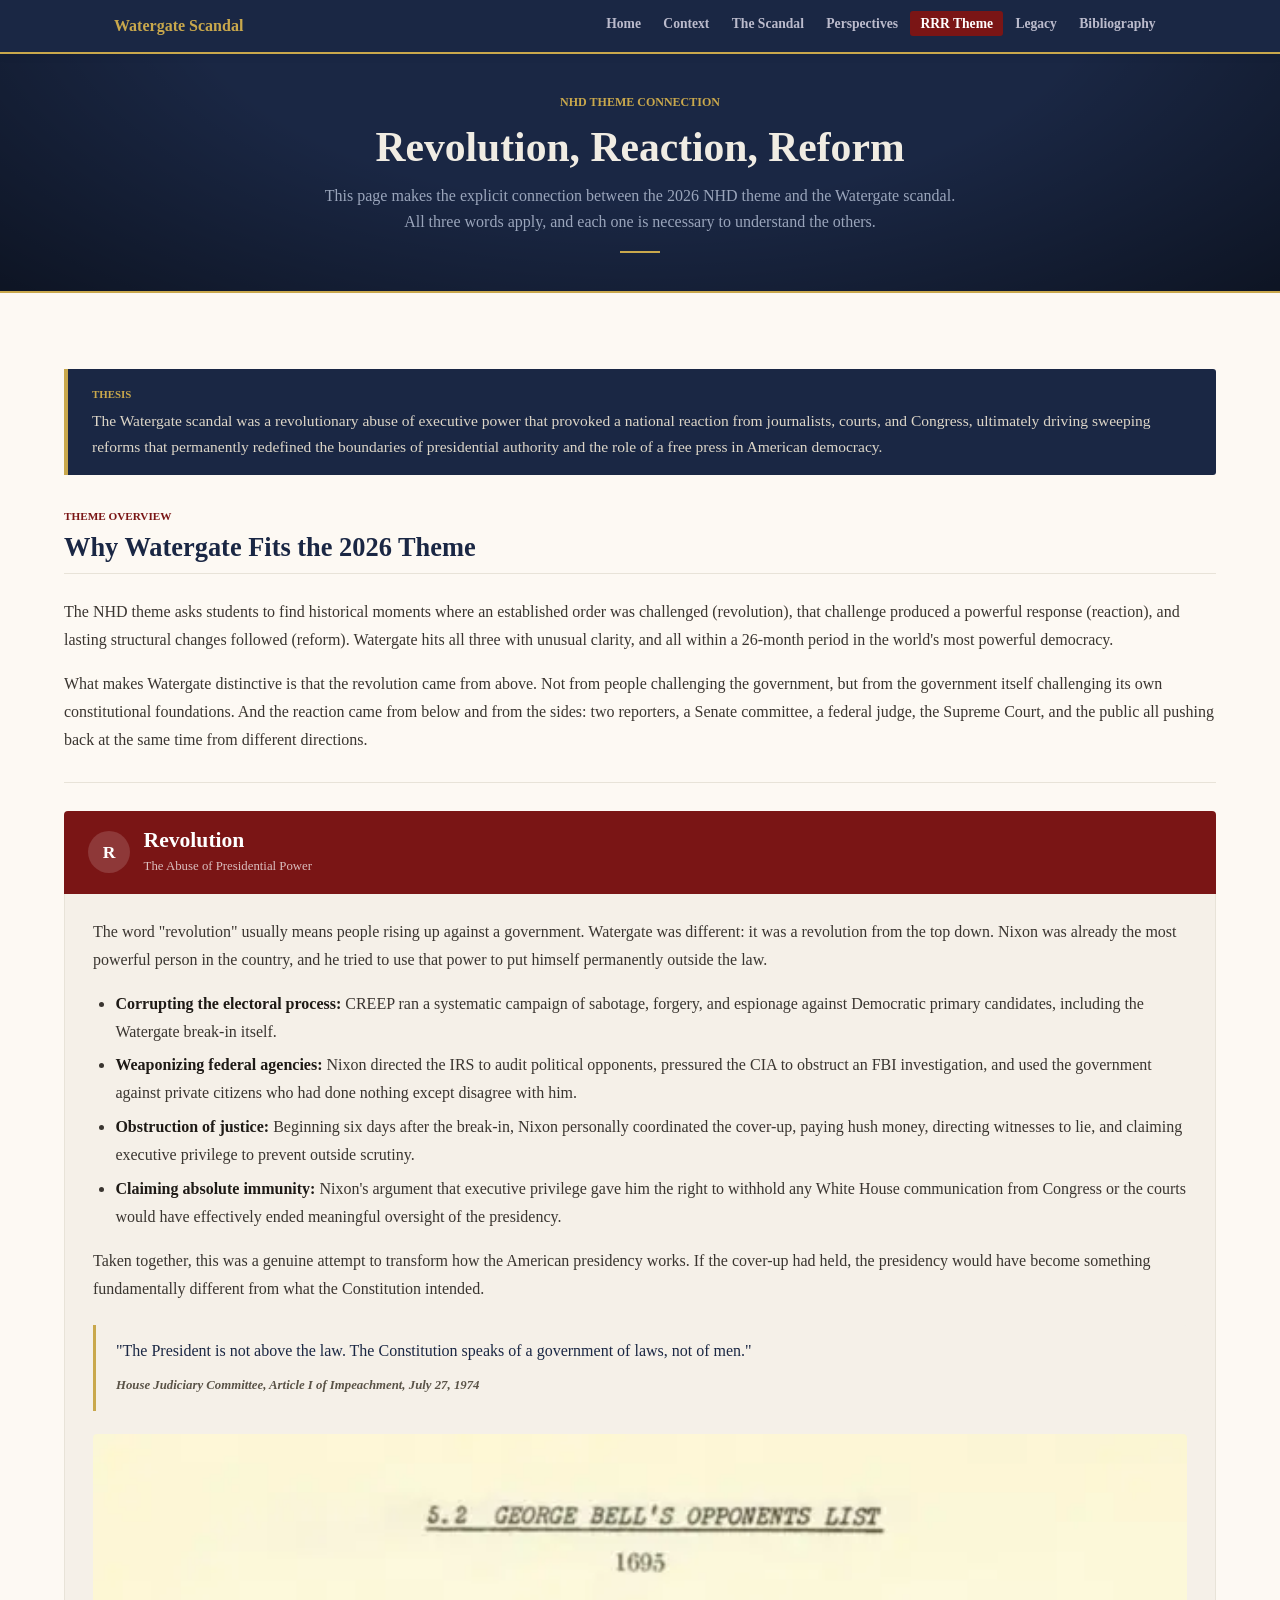
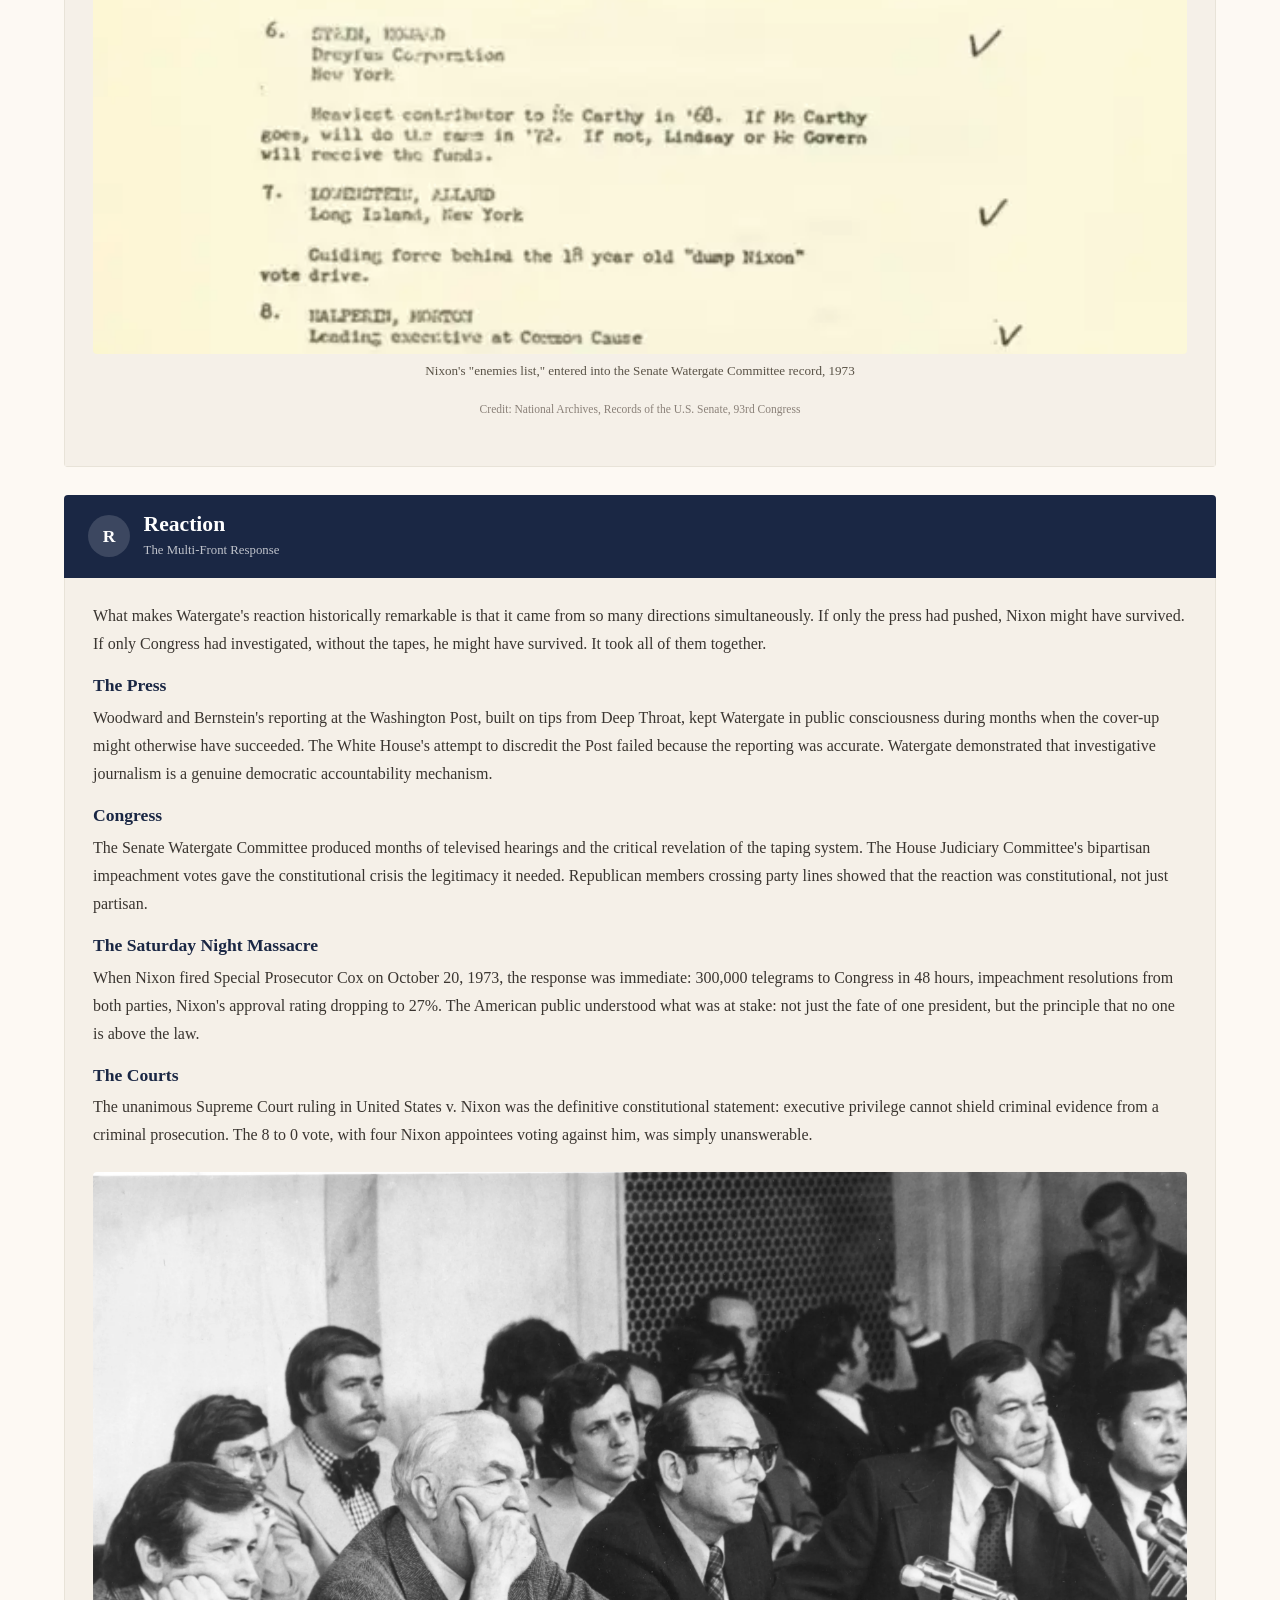
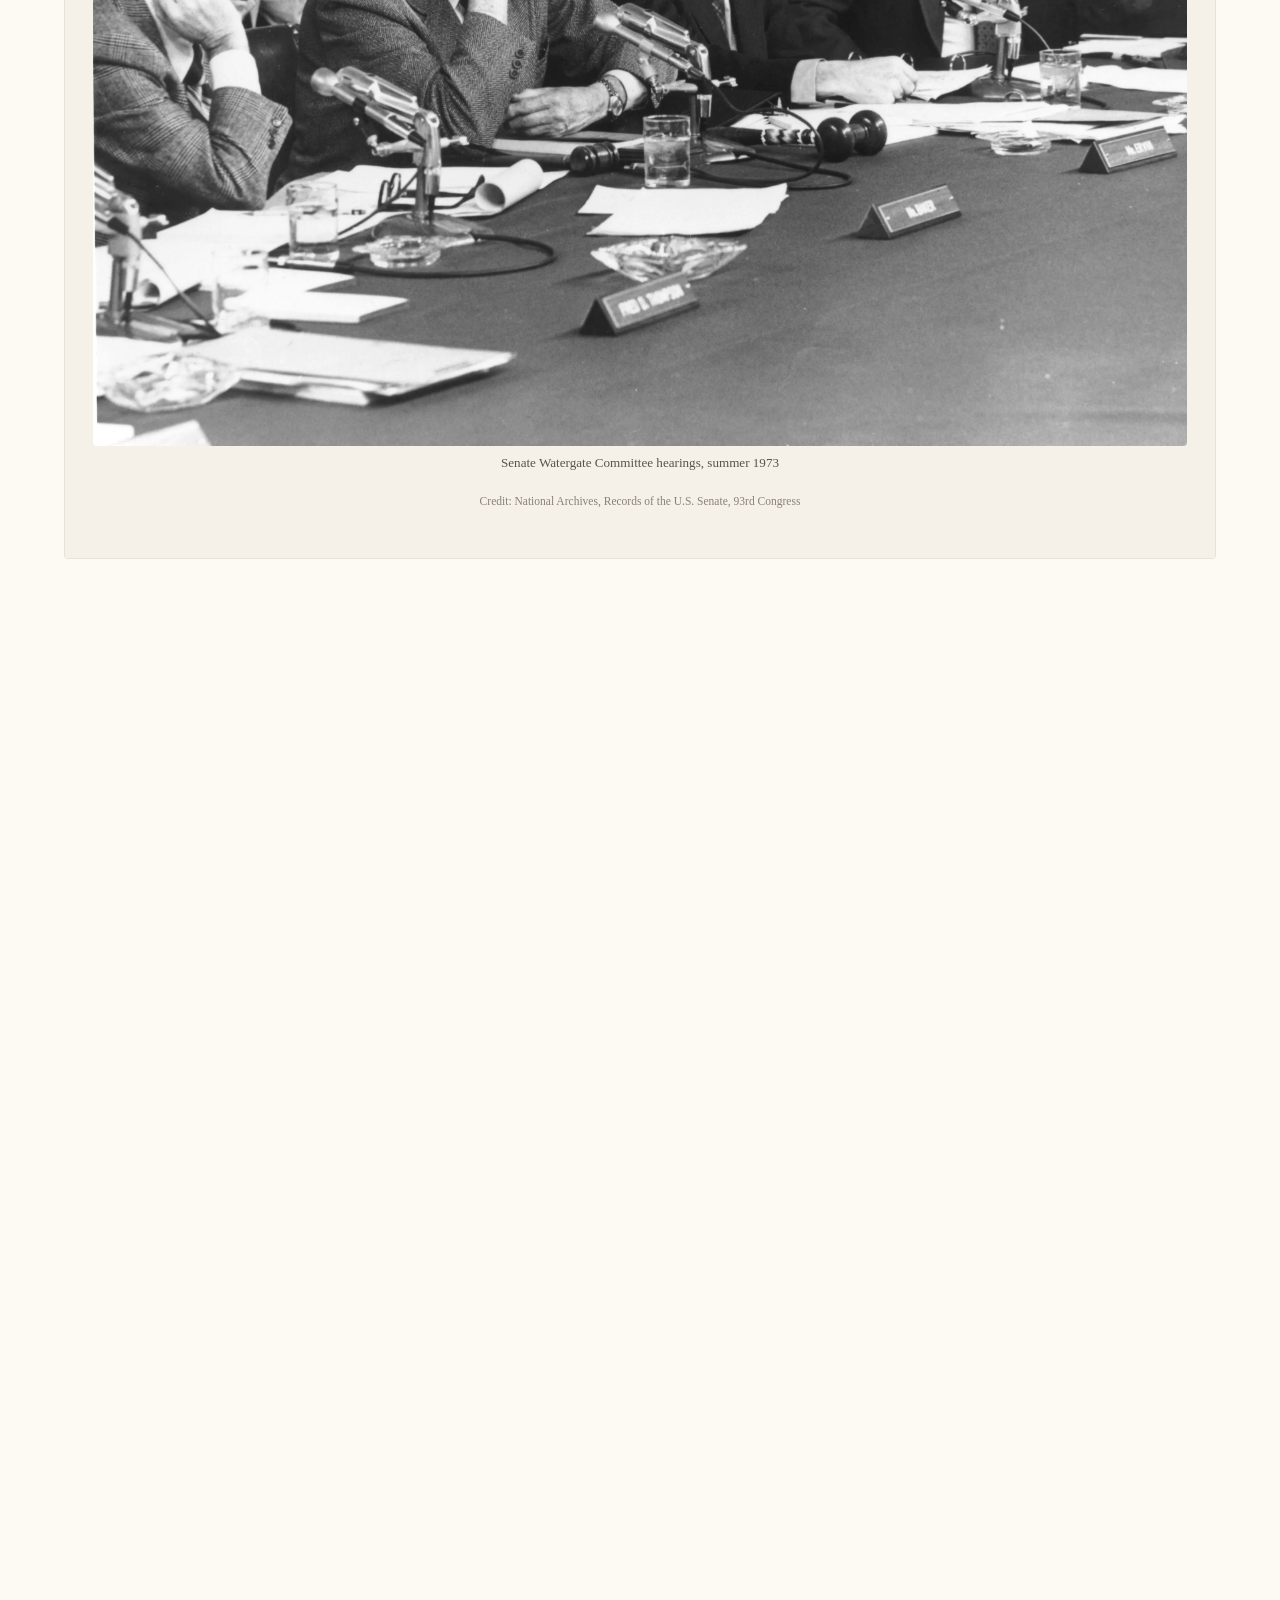
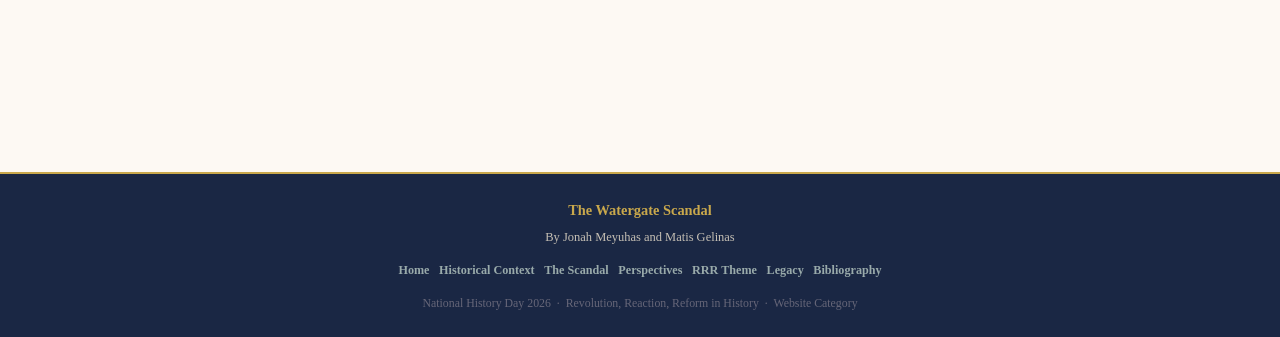
<file: revolution-reaction-reform.html>
<!DOCTYPE html>
<html lang="en">
<head>
  <meta charset="UTF-8" />
  <meta name="viewport" content="width=device-width, initial-scale=1.0" />
  <title>The Watergate Scandal: Revolution, Reaction, Reform</title>
  <link rel="stylesheet" href="watergate.css" />
</head>
<body>

<nav class="site-nav" role="navigation" aria-label="Main navigation">
  <div class="nav-inner">
    <a href="index.html" class="nav-logo">Watergate Scandal</a>
    <button class="nav-hamburger" aria-label="Toggle navigation" aria-expanded="false">
      <span></span><span></span><span></span>
    </button>
    <ul class="nav-links">
      <li><a href="index.html">Home</a></li>
      <li><a href="historical-context.html">Context</a></li>
      <li><a href="scandal-unfolds.html">The Scandal</a></li>
      <li><a href="multiple-perspectives.html">Perspectives</a></li>
      <li><a href="revolution-reaction-reform.html">RRR Theme</a></li>
      <li><a href="significance-legacy.html">Legacy</a></li>
      <li><a href="annotated-bibliography.html">Bibliography</a></li>
    </ul>
  </div>
</nav>

<header class="page-hero">
  <div class="eyebrow">NHD Theme Connection</div>
  <h1>Revolution, Reaction, Reform</h1>
  <p class="page-intro">
    This page makes the explicit connection between the 2026 NHD theme and the Watergate scandal. All three words apply, and each one is necessary to understand the others.
  </p>
  <div class="page-hero-divider"></div>
</header>

<main>
  <div class="page-content">

    <div class="thesis-banner fade-in">
      <div class="tb-label">Thesis</div>
      <p>The Watergate scandal was a revolutionary abuse of executive power that provoked a national reaction from journalists, courts, and Congress, ultimately driving sweeping reforms that permanently redefined the boundaries of presidential authority and the role of a free press in American democracy.</p>
    </div>

    <div class="section-header fade-in mt-4">
      <div class="section-label">Theme Overview</div>
      <h2>Why Watergate Fits the 2026 Theme</h2>
    </div>

    <div class="fade-in">
      <p>
        The NHD theme asks students to find historical moments where an established order was challenged (revolution), that challenge produced a powerful response (reaction), and lasting structural changes followed (reform). Watergate hits all three with unusual clarity, and all within a 26-month period in the world's most powerful democracy.
      </p>
      <p>
        What makes Watergate distinctive is that the revolution came from above. Not from people challenging the government, but from the government itself challenging its own constitutional foundations. And the reaction came from below and from the sides: two reporters, a Senate committee, a federal judge, the Supreme Court, and the public all pushing back at the same time from different directions.
      </p>
    </div>

    <hr class="divider">

    <div id="revolution" class="theme-section fade-in">
      <div class="theme-section-header revolution-bg">
        <div class="theme-icon">R</div>
        <div>
          <h2>Revolution</h2>
          <p class="theme-subtitle">The Abuse of Presidential Power</p>
        </div>
      </div>
      <div class="theme-body">
        <p>
          The word "revolution" usually means people rising up against a government. Watergate was different: it was a revolution from the top down. Nixon was already the most powerful person in the country, and he tried to use that power to put himself permanently outside the law.
        </p>
        <ul>
          <li><strong>Corrupting the electoral process:</strong> CREEP ran a systematic campaign of sabotage, forgery, and espionage against Democratic primary candidates, including the Watergate break-in itself.</li>
          <li><strong>Weaponizing federal agencies:</strong> Nixon directed the IRS to audit political opponents, pressured the CIA to obstruct an FBI investigation, and used the government against private citizens who had done nothing except disagree with him.</li>
          <li><strong>Obstruction of justice:</strong> Beginning six days after the break-in, Nixon personally coordinated the cover-up, paying hush money, directing witnesses to lie, and claiming executive privilege to prevent outside scrutiny.</li>
          <li><strong>Claiming absolute immunity:</strong> Nixon's argument that executive privilege gave him the right to withhold any White House communication from Congress or the courts would have effectively ended meaningful oversight of the presidency.</li>
        </ul>
        <p>
          Taken together, this was a genuine attempt to transform how the American presidency works. If the cover-up had held, the presidency would have become something fundamentally different from what the Constitution intended.
        </p>
        <div class="pullquote">
          <blockquote>"The President is not above the law. The Constitution speaks of a government of laws, not of men."</blockquote>
          <cite>House Judiciary Committee, Article I of Impeachment, July 27, 1974</cite>
        </div>
        <div class="img-block">
          <img src="images/watergate-5.webp" alt="Nixon's enemies list document, entered into the Senate Watergate Committee record, 1973" class="img-photo" style="max-height:520px;object-fit:cover;object-position:top;" />
          <p class="img-caption">Nixon's "enemies list," entered into the Senate Watergate Committee record, 1973</p>
          <p class="img-credit">Credit: National Archives, Records of the U.S. Senate, 93rd Congress</p>
        </div>
      </div>
    </div>

    <div id="reaction" class="theme-section fade-in">
      <div class="theme-section-header reaction-bg">
        <div class="theme-icon">R</div>
        <div>
          <h2>Reaction</h2>
          <p class="theme-subtitle">The Multi-Front Response</p>
        </div>
      </div>
      <div class="theme-body">
        <p>
          What makes Watergate's reaction historically remarkable is that it came from so many directions simultaneously. If only the press had pushed, Nixon might have survived. If only Congress had investigated, without the tapes, he might have survived. It took all of them together.
        </p>

        <h3 style="color:var(--navy);margin-top:1.1rem;margin-bottom:0.4rem;">The Press</h3>
        <p>
          Woodward and Bernstein's reporting at the Washington Post, built on tips from Deep Throat, kept Watergate in public consciousness during months when the cover-up might otherwise have succeeded. The White House's attempt to discredit the Post failed because the reporting was accurate. Watergate demonstrated that investigative journalism is a genuine democratic accountability mechanism.
        </p>

        <h3 style="color:var(--navy);margin-top:1.1rem;margin-bottom:0.4rem;">Congress</h3>
        <p>
          The Senate Watergate Committee produced months of televised hearings and the critical revelation of the taping system. The House Judiciary Committee's bipartisan impeachment votes gave the constitutional crisis the legitimacy it needed. Republican members crossing party lines showed that the reaction was constitutional, not just partisan.
        </p>

        <h3 style="color:var(--navy);margin-top:1.1rem;margin-bottom:0.4rem;">The Saturday Night Massacre</h3>
        <p>
          When Nixon fired Special Prosecutor Cox on October 20, 1973, the response was immediate: 300,000 telegrams to Congress in 48 hours, impeachment resolutions from both parties, Nixon's approval rating dropping to 27%. The American public understood what was at stake: not just the fate of one president, but the principle that no one is above the law.
        </p>

        <h3 style="color:var(--navy);margin-top:1.1rem;margin-bottom:0.4rem;">The Courts</h3>
        <p>
          The unanimous Supreme Court ruling in United States v. Nixon was the definitive constitutional statement: executive privilege cannot shield criminal evidence from a criminal prosecution. The 8 to 0 vote, with four Nixon appointees voting against him, was simply unanswerable.
        </p>

        <div class="img-block">
          <img src="images/watergate-6.webp" alt="Senate Watergate Committee hearings, summer 1973" class="img-photo" />
          <p class="img-caption">Senate Watergate Committee hearings, summer 1973</p>
          <p class="img-credit">Credit: National Archives, Records of the U.S. Senate, 93rd Congress</p>
        </div>
      </div>
    </div>

    <div id="reform" class="theme-section fade-in">
      <div class="theme-section-header reform-bg">
        <div class="theme-icon">R</div>
        <div>
          <h2>Reform</h2>
          <p class="theme-subtitle">The Laws That Changed American Democracy</p>
        </div>
      </div>
      <div class="theme-body">
        <p>
          The reforms that followed Watergate were real and structural, not just symbolic gestures. Congress acted while the memory of Nixon's abuses was fresh, and the result was the most comprehensive overhaul of executive accountability since the Progressive Era.
        </p>

        <div class="reform-grid">
          <div class="reform-card">
            <div class="reform-year">1973</div>
            <h4>War Powers Resolution</h4>
            <p>Passed over Nixon's veto. Requires presidents to notify Congress within 48 hours of committing forces to combat and limits deployments to 60 days without authorization. A direct response to Nixon's secret bombing of Cambodia.</p>
          </div>
          <div class="reform-card">
            <div class="reform-year">1974</div>
            <h4>Federal Election Campaign Act Amendments</h4>
            <p>Limiting campaign contributions, establishing public financing for presidential campaigns, and creating the FEC. A direct response to CREEP's $61 million war chest and how that money funded illegal operations.</p>
          </div>
          <div class="reform-card">
            <div class="reform-year">1974</div>
            <h4>FOIA Amendments</h4>
            <p>Strengthened the Freedom of Information Act by requiring response timelines and creating judicial review for agency refusals. Addressed Nixon's systematic use of secrecy to cover up illegal conduct.</p>
          </div>
          <div class="reform-card">
            <div class="reform-year">1978</div>
            <h4>Ethics in Government Act</h4>
            <p>Required financial disclosure from senior officials and established the independent counsel statute, creating a prosecutor that a future president could not simply fire. The direct institutional response to the Saturday Night Massacre.</p>
          </div>
          <div class="reform-card">
            <div class="reform-year">1978</div>
            <h4>Foreign Intelligence Surveillance Act</h4>
            <p>Created the FISA Court, which must approve domestic surveillance of suspected foreign agents. The first time domestic intelligence gathering was subject to judicial oversight, in response to Nixon's warrantless wiretapping program.</p>
          </div>
          <div class="reform-card">
            <div class="reform-year">1978</div>
            <h4>Presidential Records Act</h4>
            <p>Established that all official White House records belong to the American people, not the president. Nixon's lawyers had argued the tapes were his personal property. This law made sure no future president could make that argument.</p>
          </div>
        </div>

        <p style="margin-top:1.25rem;">
          The reforms were significant and real. But they also have limits. The independent counsel statute was eventually abandoned. The War Powers Resolution has been routinely circumvented. Campaign finance reforms were weakened by Supreme Court decisions. Watergate ultimately showed that democratic institutions need more than good laws to function. They need people willing to enforce them.
        </p>
      </div>
    </div>

    <hr class="divider">

    <div class="section-header fade-in">
      <div class="section-label">Synthesis</div>
      <h2>All Three Together</h2>
    </div>

    <div class="fade-in">
      <p>
        The NHD theme works for Watergate because all three parts are genuinely necessary. You cannot understand any one of them without the others. The revolution was possible because decades of Cold War had concentrated enormous, poorly supervised power in the presidency. The reaction was powerful because the revolution was so obvious once the tapes came out. And the reforms were as comprehensive as they were because the reaction had been so overwhelming.
      </p>
      <p>
        Watergate is a case study in how democracies survive, and in what it costs them to do so. The country came out of it with better laws and a clearer understanding that no president is above the law. But it also came out with dramatically less trust in government, a cynicism that has been one of Watergate's most lasting and damaging legacies.
      </p>
    </div>

    <div class="fade-in" style="display:flex;justify-content:space-between;flex-wrap:wrap;gap:1rem;margin-top:2rem;">
      <a href="multiple-perspectives.html" style="font-family:'Times New Roman',serif;font-size:0.84rem;font-weight:700;color:var(--navy);">Back: Multiple Perspectives</a>
      <a href="significance-legacy.html" style="font-family:'Times New Roman',serif;font-size:0.84rem;font-weight:700;color:var(--burgundy);">Next: Significance and Legacy</a>
    </div>

  </div>
</main>

<footer class="site-footer">
  <div class="footer-inner">
    <div class="footer-title">The Watergate Scandal</div>
    <p class="footer-authors">By Jonah Meyuhas and Matis Gelinas</p>
    <nav class="footer-nav" aria-label="Footer navigation">
      <a href="index.html">Home</a>
      <a href="historical-context.html">Historical Context</a>
      <a href="scandal-unfolds.html">The Scandal</a>
      <a href="multiple-perspectives.html">Perspectives</a>
      <a href="revolution-reaction-reform.html">RRR Theme</a>
      <a href="significance-legacy.html">Legacy</a>
      <a href="annotated-bibliography.html">Bibliography</a>
    </nav>
    <p class="footer-meta">National History Day 2026 &nbsp;·&nbsp; Revolution, Reaction, Reform in History &nbsp;·&nbsp; Website Category</p>
  </div>
</footer>

<script src="main.js"></script>
</body>
</html>
</file>
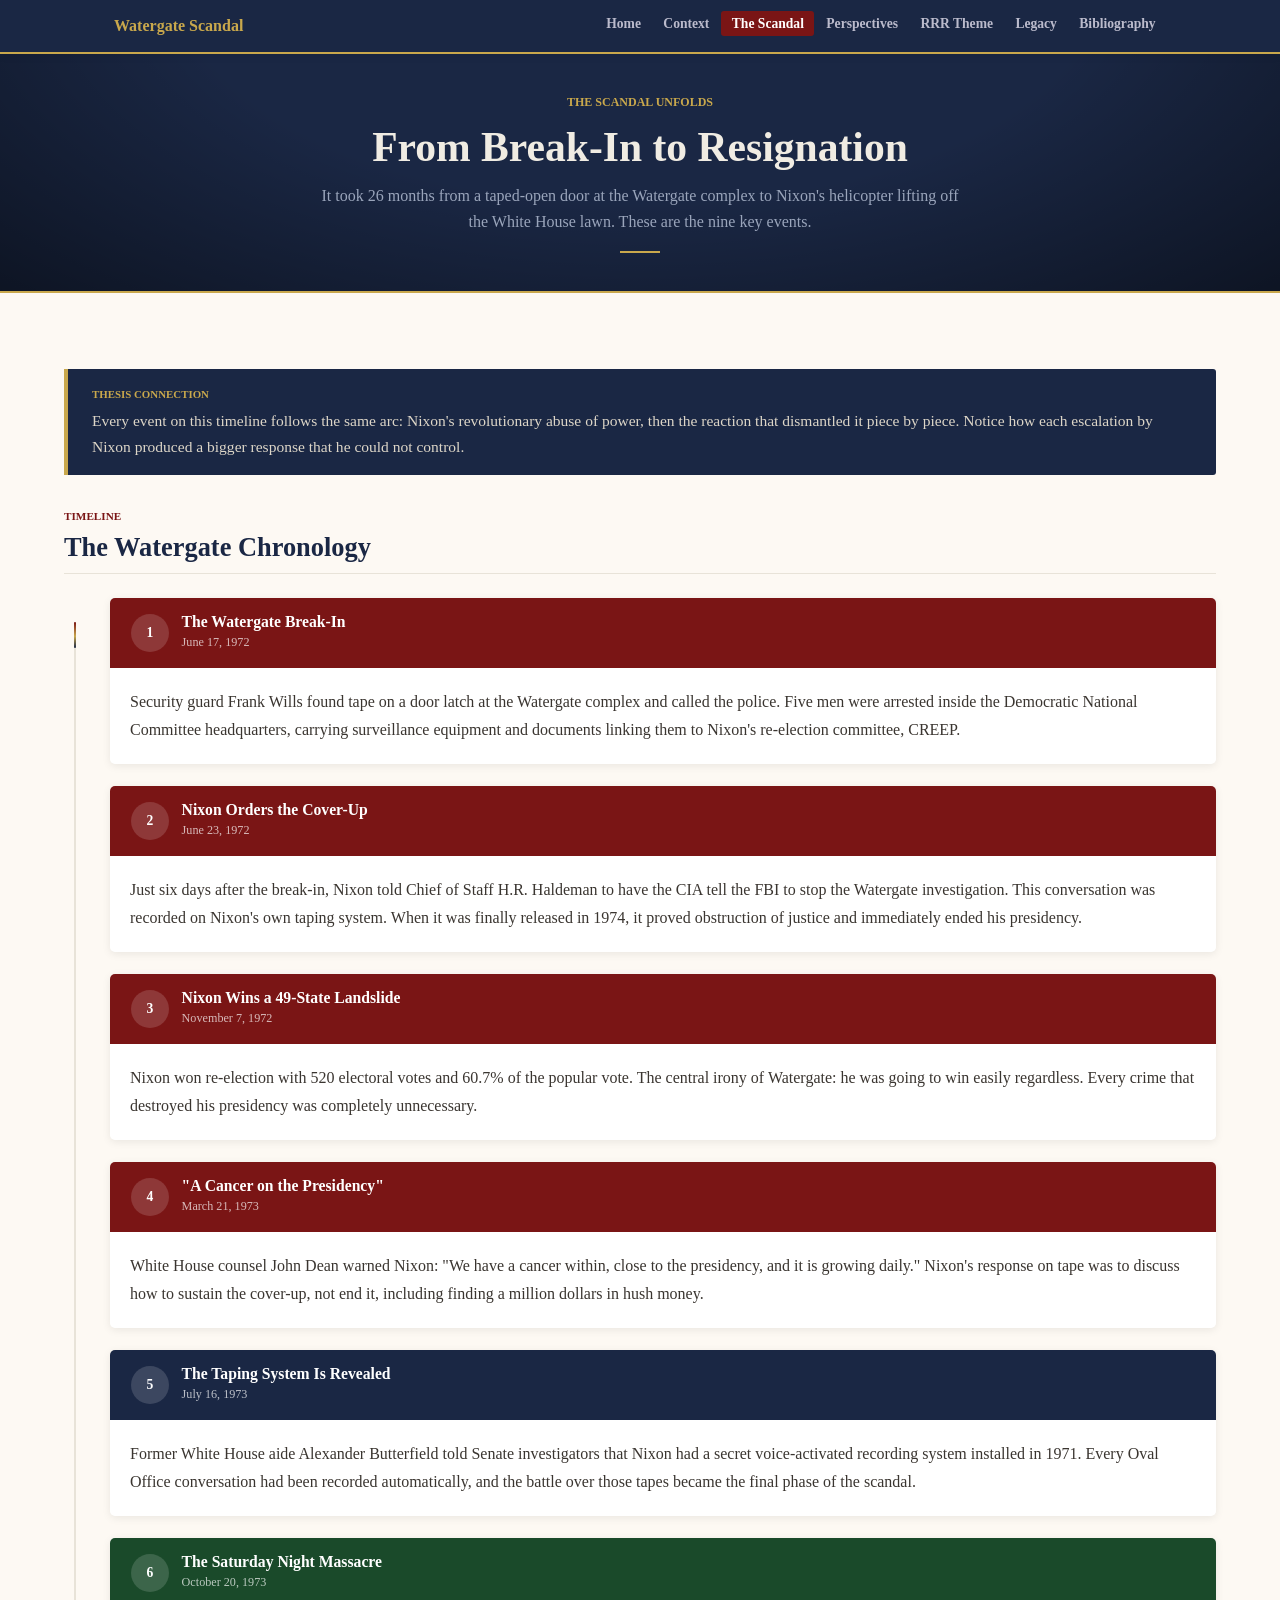
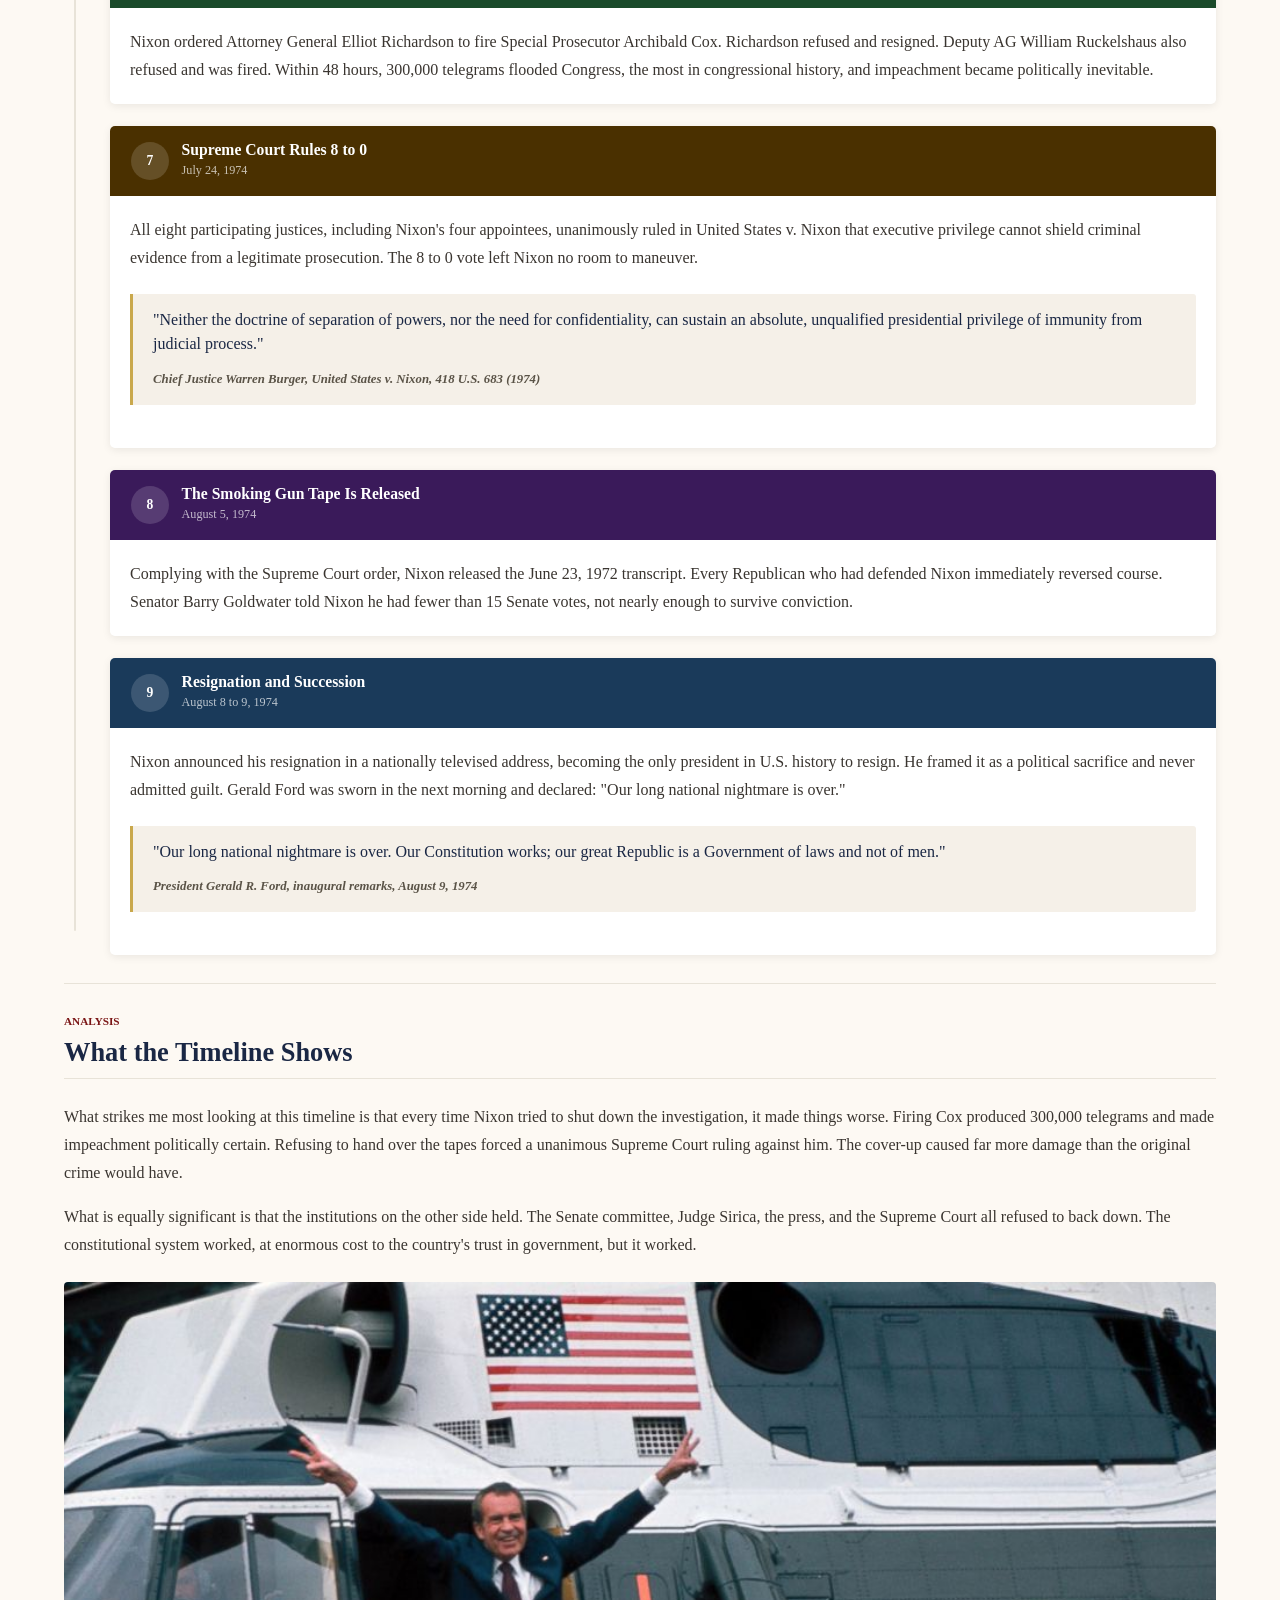
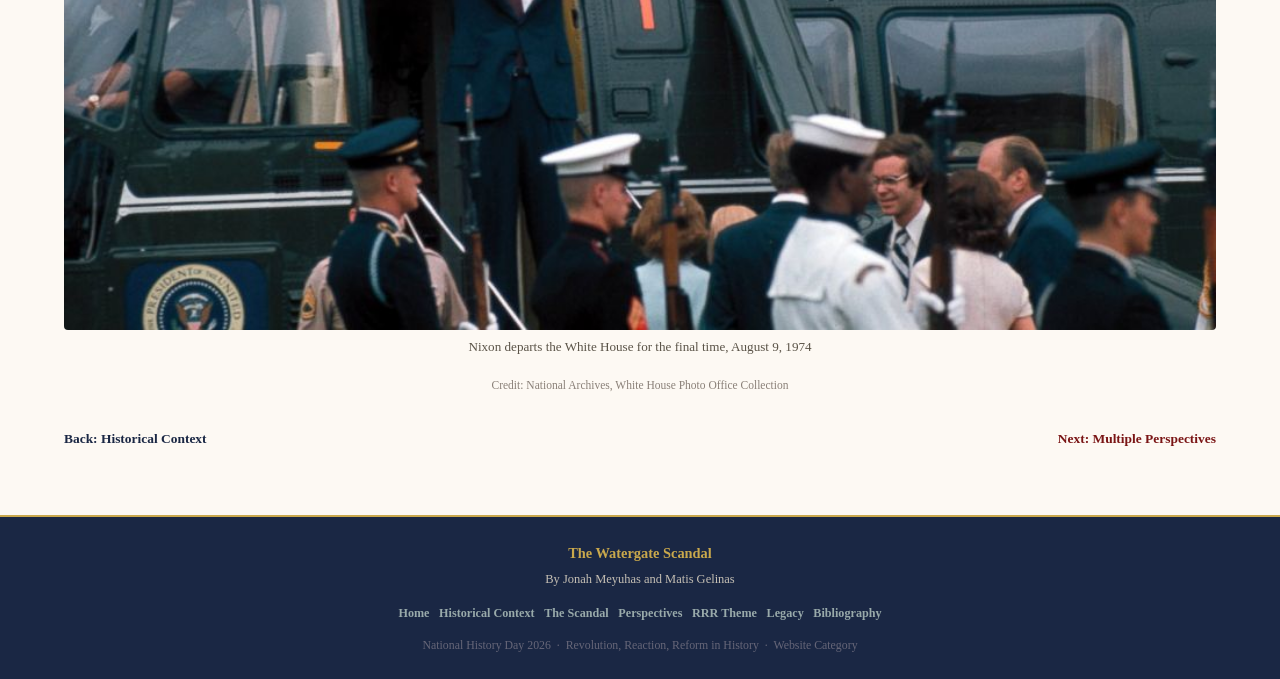
<file: scandal-unfolds.html>
<!DOCTYPE html>
<html lang="en">
<head>
  <meta charset="UTF-8" />
  <meta name="viewport" content="width=device-width, initial-scale=1.0" />
  <title>The Watergate Scandal: The Scandal Unfolds</title>
  <link rel="stylesheet" href="watergate.css" />
</head>
<body>

<nav class="site-nav" role="navigation" aria-label="Main navigation">
  <div class="nav-inner">
    <a href="index.html" class="nav-logo">Watergate Scandal</a>
    <button class="nav-hamburger" aria-label="Toggle navigation" aria-expanded="false">
      <span></span><span></span><span></span>
    </button>
    <ul class="nav-links">
      <li><a href="index.html">Home</a></li>
      <li><a href="historical-context.html">Context</a></li>
      <li><a href="scandal-unfolds.html">The Scandal</a></li>
      <li><a href="multiple-perspectives.html">Perspectives</a></li>
      <li><a href="revolution-reaction-reform.html">RRR Theme</a></li>
      <li><a href="significance-legacy.html">Legacy</a></li>
      <li><a href="annotated-bibliography.html">Bibliography</a></li>
    </ul>
  </div>
</nav>

<header class="page-hero">
  <div class="eyebrow">The Scandal Unfolds</div>
  <h1>From Break-In to Resignation</h1>
  <p class="page-intro">
    It took 26 months from a taped-open door at the Watergate complex to Nixon's helicopter lifting off the White House lawn. These are the nine key events.
  </p>
  <div class="page-hero-divider"></div>
</header>

<main>
  <div class="page-content">

    <div class="thesis-banner fade-in">
      <div class="tb-label">Thesis Connection</div>
      <p>Every event on this timeline follows the same arc: Nixon's revolutionary abuse of power, then the reaction that dismantled it piece by piece. Notice how each escalation by Nixon produced a bigger response that he could not control.</p>
    </div>

    <div class="section-header fade-in mt-4">
      <div class="section-label">Timeline</div>
      <h2>The Watergate Chronology</h2>
    </div>

    <div class="tl-trail">

    <div class="perspective-card fade-in">
      <div class="perspective-header pov-nixon">
        <div class="perspective-avatar">1</div>
        <div>
          <h3>The Watergate Break-In</h3>
          <p class="pov-subtitle">June 17, 1972</p>
        </div>
      </div>
      <div class="perspective-body">
        <p>Security guard Frank Wills found tape on a door latch at the Watergate complex and called the police. Five men were arrested inside the Democratic National Committee headquarters, carrying surveillance equipment and documents linking them to Nixon's re-election committee, CREEP.</p>
      </div>
    </div>

    <div class="perspective-card fade-in">
      <div class="perspective-header pov-nixon">
        <div class="perspective-avatar">2</div>
        <div>
          <h3>Nixon Orders the Cover-Up</h3>
          <p class="pov-subtitle">June 23, 1972</p>
        </div>
      </div>
      <div class="perspective-body">
        <p>Just six days after the break-in, Nixon told Chief of Staff H.R. Haldeman to have the CIA tell the FBI to stop the Watergate investigation. This conversation was recorded on Nixon's own taping system. When it was finally released in 1974, it proved obstruction of justice and immediately ended his presidency.</p>
      </div>
    </div>

    <div class="perspective-card fade-in">
      <div class="perspective-header pov-nixon">
        <div class="perspective-avatar">3</div>
        <div>
          <h3>Nixon Wins a 49-State Landslide</h3>
          <p class="pov-subtitle">November 7, 1972</p>
        </div>
      </div>
      <div class="perspective-body">
        <p>Nixon won re-election with 520 electoral votes and 60.7% of the popular vote. The central irony of Watergate: he was going to win easily regardless. Every crime that destroyed his presidency was completely unnecessary.</p>
      </div>
    </div>

    <div class="perspective-card fade-in">
      <div class="perspective-header pov-nixon">
        <div class="perspective-avatar">4</div>
        <div>
          <h3>"A Cancer on the Presidency"</h3>
          <p class="pov-subtitle">March 21, 1973</p>
        </div>
      </div>
      <div class="perspective-body">
        <p>White House counsel John Dean warned Nixon: "We have a cancer within, close to the presidency, and it is growing daily." Nixon's response on tape was to discuss how to sustain the cover-up, not end it, including finding a million dollars in hush money.</p>
      </div>
    </div>

    <div class="perspective-card fade-in">
      <div class="perspective-header pov-press">
        <div class="perspective-avatar">5</div>
        <div>
          <h3>The Taping System Is Revealed</h3>
          <p class="pov-subtitle">July 16, 1973</p>
        </div>
      </div>
      <div class="perspective-body">
        <p>Former White House aide Alexander Butterfield told Senate investigators that Nixon had a secret voice-activated recording system installed in 1971. Every Oval Office conversation had been recorded automatically, and the battle over those tapes became the final phase of the scandal.</p>
      </div>
    </div>

    <div class="perspective-card fade-in">
      <div class="perspective-header pov-congress">
        <div class="perspective-avatar">6</div>
        <div>
          <h3>The Saturday Night Massacre</h3>
          <p class="pov-subtitle">October 20, 1973</p>
        </div>
      </div>
      <div class="perspective-body">
        <p>Nixon ordered Attorney General Elliot Richardson to fire Special Prosecutor Archibald Cox. Richardson refused and resigned. Deputy AG William Ruckelshaus also refused and was fired. Within 48 hours, 300,000 telegrams flooded Congress, the most in congressional history, and impeachment became politically inevitable.</p>
      </div>
    </div>

    <div class="perspective-card fade-in">
      <div class="perspective-header pov-judiciary">
        <div class="perspective-avatar">7</div>
        <div>
          <h3>Supreme Court Rules 8 to 0</h3>
          <p class="pov-subtitle">July 24, 1974</p>
        </div>
      </div>
      <div class="perspective-body">
        <p>All eight participating justices, including Nixon's four appointees, unanimously ruled in United States v. Nixon that executive privilege cannot shield criminal evidence from a legitimate prosecution. The 8 to 0 vote left Nixon no room to maneuver.</p>
        <div class="pullquote">
          <blockquote>"Neither the doctrine of separation of powers, nor the need for confidentiality, can sustain an absolute, unqualified presidential privilege of immunity from judicial process."</blockquote>
          <cite>Chief Justice Warren Burger, United States v. Nixon, 418 U.S. 683 (1974)</cite>
        </div>
      </div>
    </div>

    <div class="perspective-card fade-in">
      <div class="perspective-header pov-public">
        <div class="perspective-avatar">8</div>
        <div>
          <h3>The Smoking Gun Tape Is Released</h3>
          <p class="pov-subtitle">August 5, 1974</p>
        </div>
      </div>
      <div class="perspective-body">
        <p>Complying with the Supreme Court order, Nixon released the June 23, 1972 transcript. Every Republican who had defended Nixon immediately reversed course. Senator Barry Goldwater told Nixon he had fewer than 15 Senate votes, not nearly enough to survive conviction.</p>
      </div>
    </div>

    <div class="perspective-card fade-in">
      <div class="perspective-header pov-witnesses">
        <div class="perspective-avatar">9</div>
        <div>
          <h3>Resignation and Succession</h3>
          <p class="pov-subtitle">August 8 to 9, 1974</p>
        </div>
      </div>
      <div class="perspective-body">
        <p>Nixon announced his resignation in a nationally televised address, becoming the only president in U.S. history to resign. He framed it as a political sacrifice and never admitted guilt. Gerald Ford was sworn in the next morning and declared: "Our long national nightmare is over."</p>
        <div class="pullquote">
          <blockquote>"Our long national nightmare is over. Our Constitution works; our great Republic is a Government of laws and not of men."</blockquote>
          <cite>President Gerald R. Ford, inaugural remarks, August 9, 1974</cite>
        </div>
      </div>
    </div>

    </div><!-- /.tl-trail -->

    <hr class="divider">

    <div class="section-header fade-in">
      <div class="section-label">Analysis</div>
      <h2>What the Timeline Shows</h2>
    </div>

    <div class="fade-in">
      <p>
        What strikes me most looking at this timeline is that every time Nixon tried to shut down the investigation, it made things worse. Firing Cox produced 300,000 telegrams and made impeachment politically certain. Refusing to hand over the tapes forced a unanimous Supreme Court ruling against him. The cover-up caused far more damage than the original crime would have.
      </p>
      <p>
        What is equally significant is that the institutions on the other side held. The Senate committee, Judge Sirica, the press, and the Supreme Court all refused to back down. The constitutional system worked, at enormous cost to the country's trust in government, but it worked.
      </p>
    </div>

    <div class="img-block fade-in">
      <img src="images/watergate-4.jpg" alt="Nixon waves farewell as he boards Marine One on August 9, 1974" class="img-photo" />
      <p class="img-caption">Nixon departs the White House for the final time, August 9, 1974</p>
      <p class="img-credit">Credit: National Archives, White House Photo Office Collection</p>
    </div>

    <div class="fade-in" style="display:flex;justify-content:space-between;flex-wrap:wrap;gap:1rem;margin-top:2rem;">
      <a href="historical-context.html" style="font-family:'Times New Roman',serif;font-size:0.84rem;font-weight:700;color:var(--navy);">Back: Historical Context</a>
      <a href="multiple-perspectives.html" style="font-family:'Times New Roman',serif;font-size:0.84rem;font-weight:700;color:var(--burgundy);">Next: Multiple Perspectives</a>
    </div>

  </div>
</main>

<footer class="site-footer">
  <div class="footer-inner">
    <div class="footer-title">The Watergate Scandal</div>
    <p class="footer-authors">By Jonah Meyuhas and Matis Gelinas</p>
    <nav class="footer-nav" aria-label="Footer navigation">
      <a href="index.html">Home</a>
      <a href="historical-context.html">Historical Context</a>
      <a href="scandal-unfolds.html">The Scandal</a>
      <a href="multiple-perspectives.html">Perspectives</a>
      <a href="revolution-reaction-reform.html">RRR Theme</a>
      <a href="significance-legacy.html">Legacy</a>
      <a href="annotated-bibliography.html">Bibliography</a>
    </nav>
    <p class="footer-meta">National History Day 2026 &nbsp;·&nbsp; Revolution, Reaction, Reform in History &nbsp;·&nbsp; Website Category</p>
  </div>
</footer>

<script src="main.js"></script>
</body>
</html>
</file>
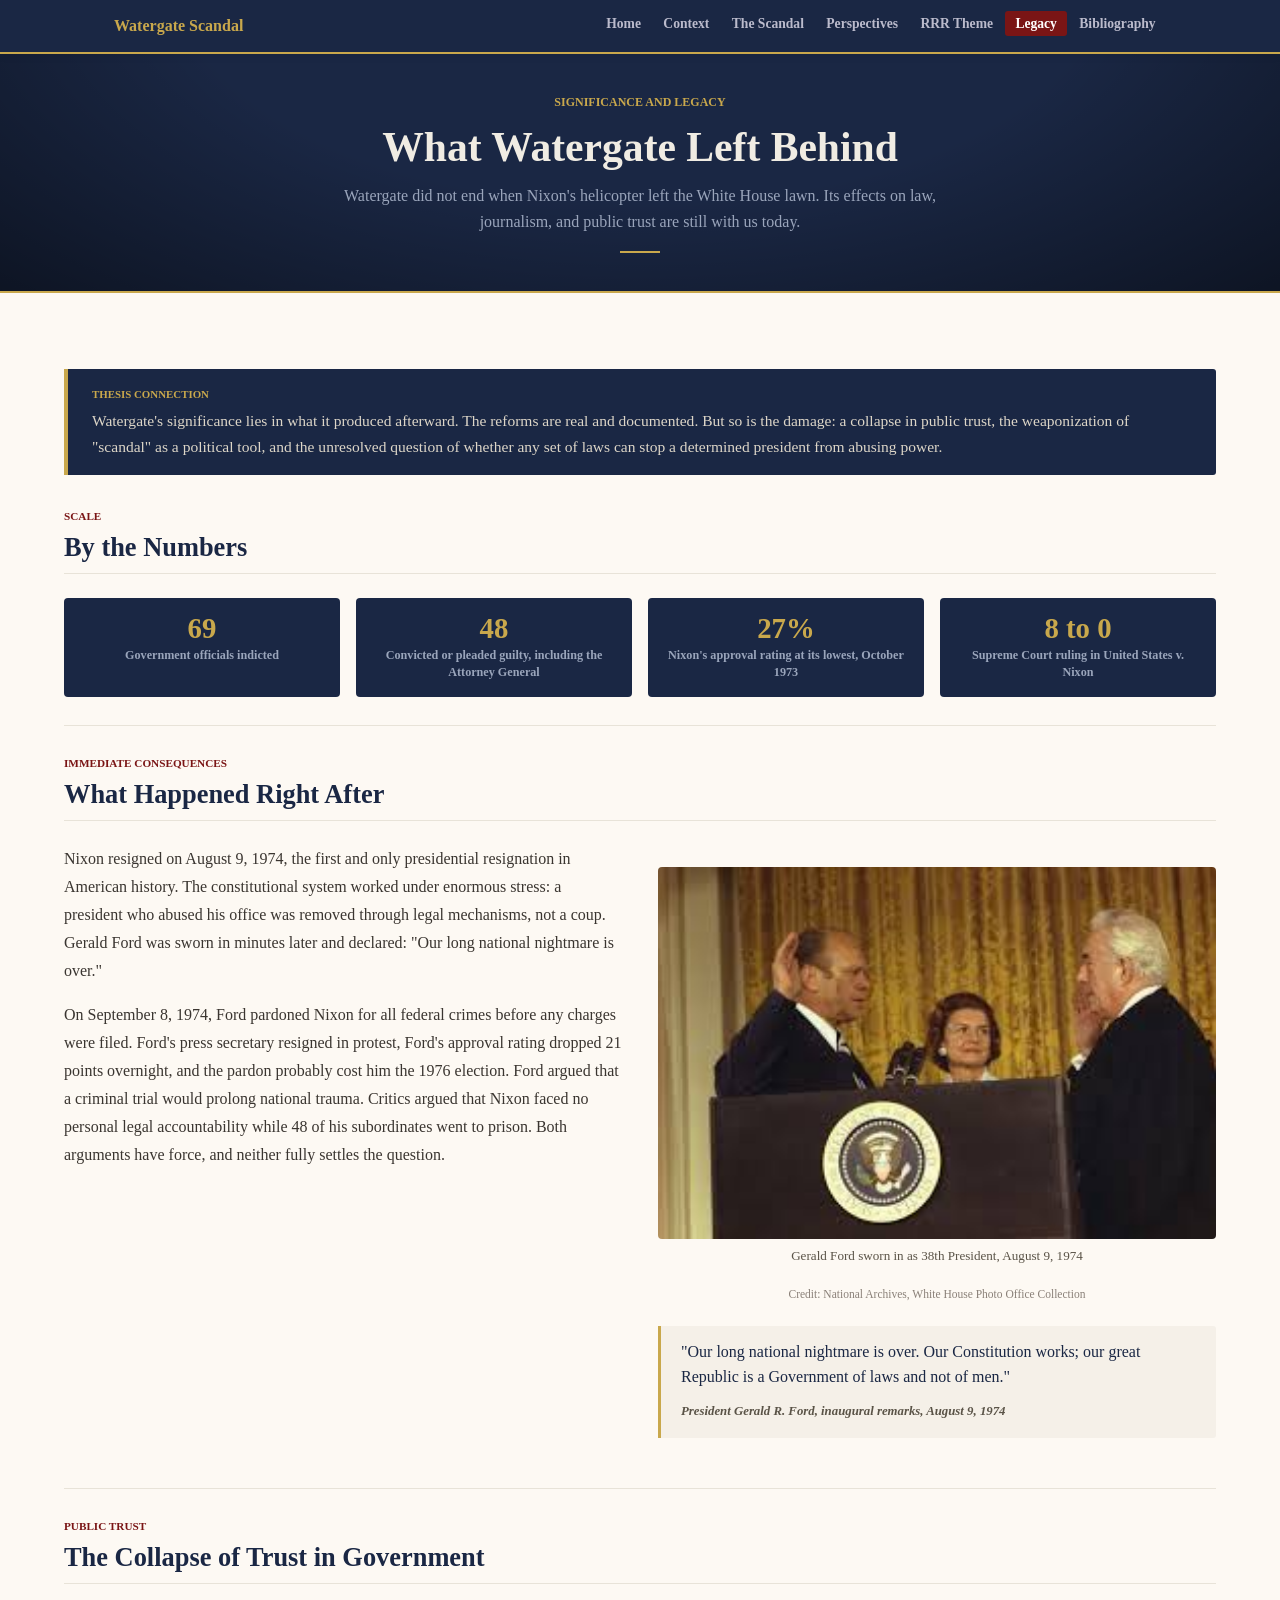
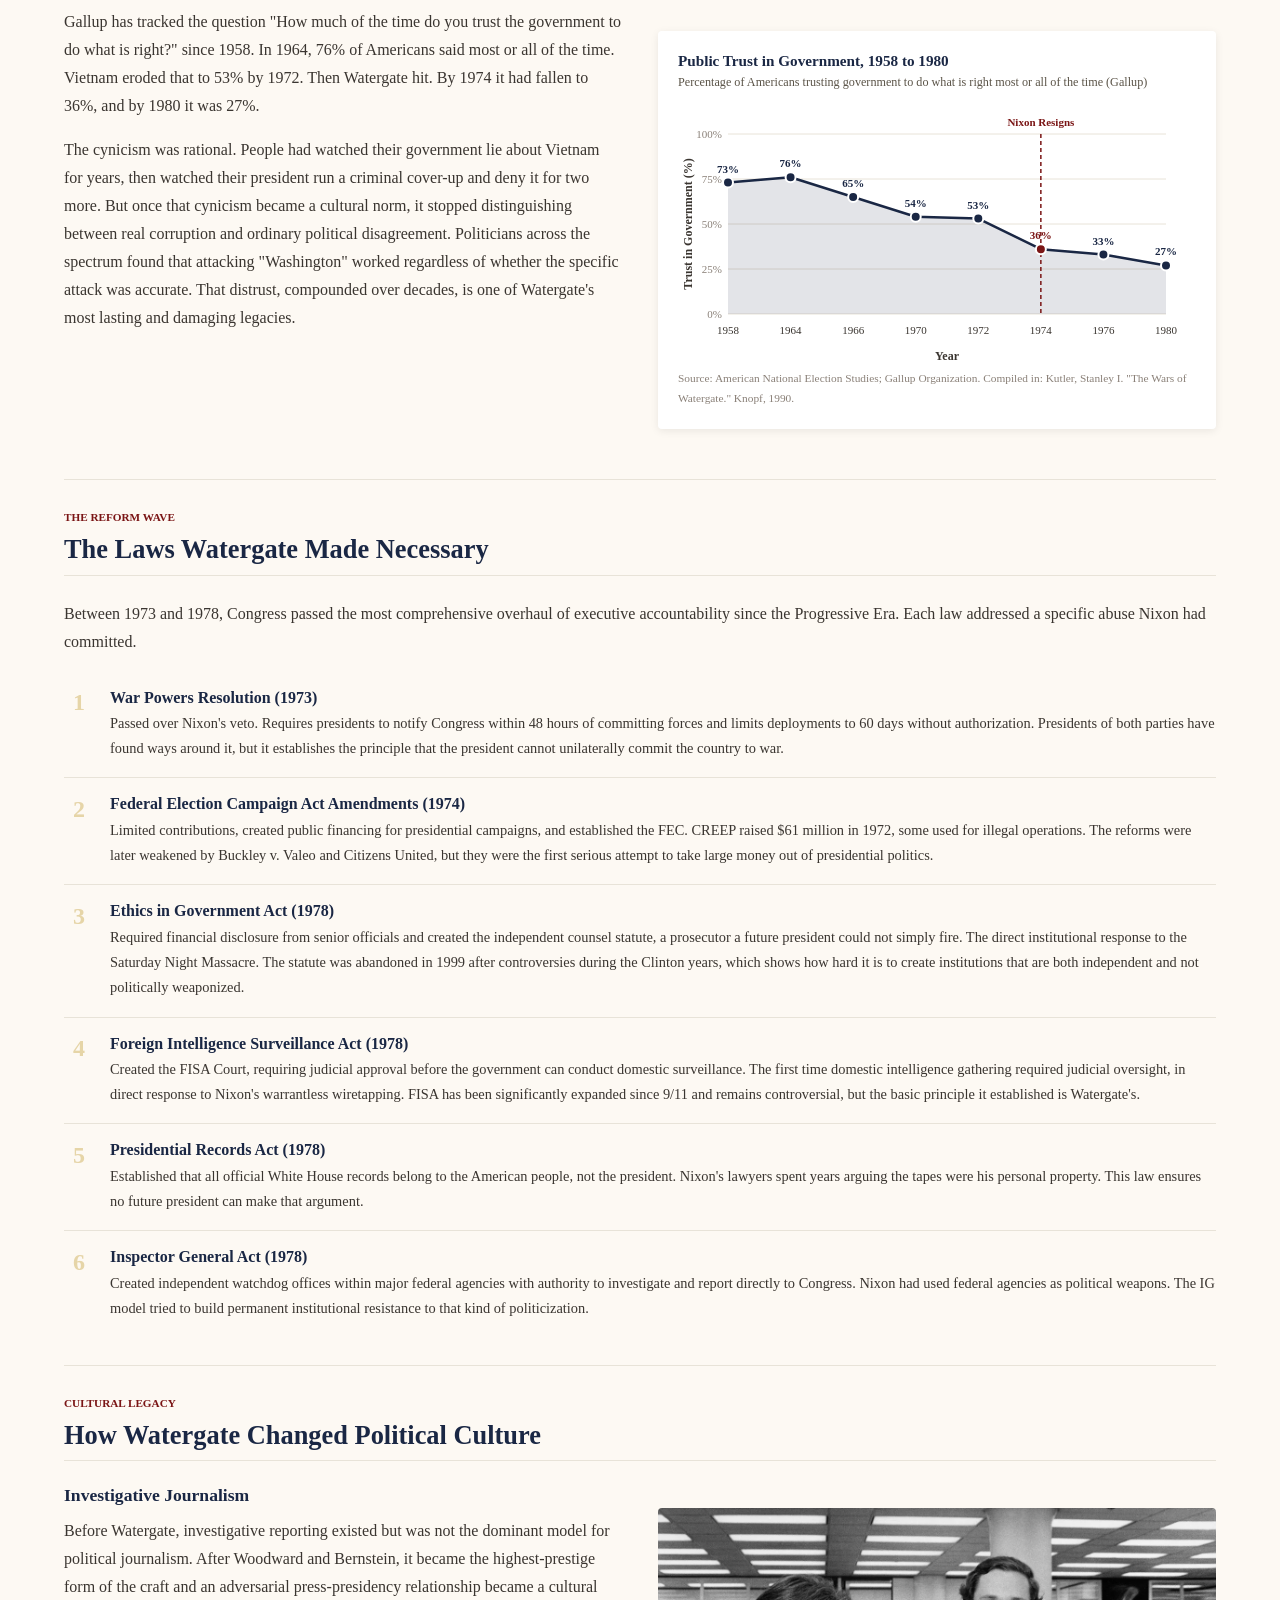
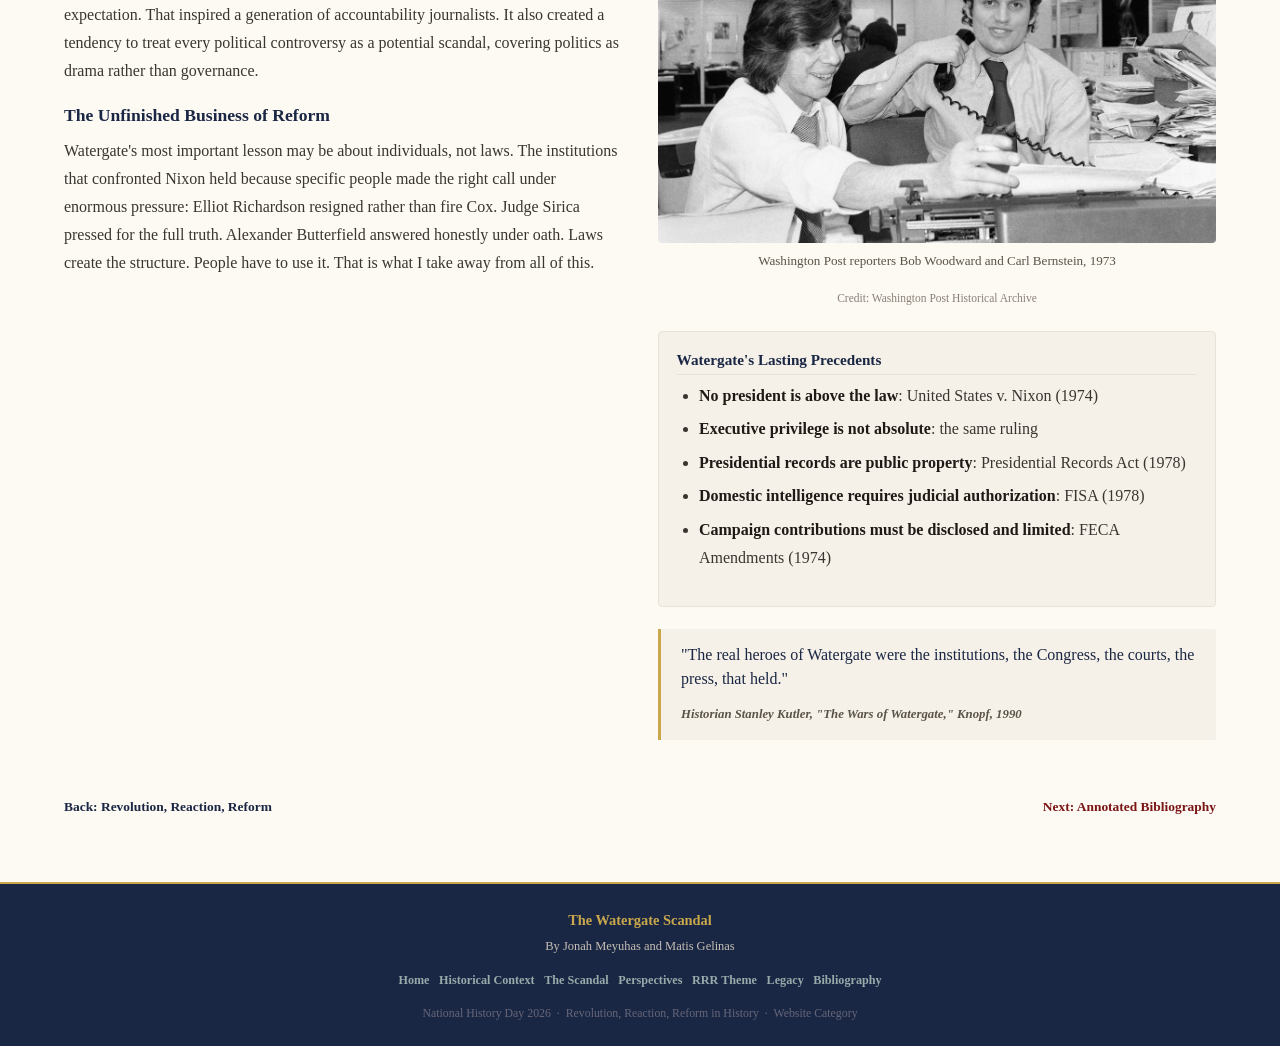
<file: significance-legacy.html>
<!DOCTYPE html>
<html lang="en">
<head>
  <meta charset="UTF-8" />
  <meta name="viewport" content="width=device-width, initial-scale=1.0" />
  <title>The Watergate Scandal: Significance and Legacy</title>
  <link rel="stylesheet" href="watergate.css" />
  <style>
    .chart-container {
      background: #fff;
      border-radius: 4px;
      padding: 1.25rem;
      box-shadow: 0 2px 8px rgba(0,0,0,0.08);
      margin: 1.4rem 0;
    }
    .chart-container h3 {
      font-size: 0.95rem;
      margin-bottom: 0.15rem;
      color: #1a2744;
    }
    .chart-subtitle {
      font-family: "Times New Roman", Times, serif;
      font-size: 0.76rem;
      color: #5a5347;
      margin-bottom: 0.65rem;
    }
    canvas#trust-chart {
      width: 100%;
      height: 260px;
      display: block;
    }
    .chart-note {
      font-family: "Times New Roman", Times, serif;
      font-size: 0.71rem;
      color: #8a8078;
      margin-top: 0.35rem;
    }
    .legacy-item {
      display: flex;
      gap: 1rem;
      padding: 1rem 0;
      border-bottom: 1px solid #e8e3d8;
      align-items: flex-start;
    }
    .legacy-item:last-child { border-bottom: none; }
    .legacy-num {
      font-family: "Times New Roman", Times, serif;
      font-size: 1.5rem;
      font-weight: 700;
      color: #c9a84c;
      opacity: 0.45;
      flex-shrink: 0;
      width: 30px;
      text-align: center;
      line-height: 1;
      margin-top: 0.18rem;
    }
    .legacy-content h4 { color: #1a2744; margin-bottom: 0.22rem; }
    .legacy-content p { font-size: 0.9rem; }
  </style>
</head>
<body>

<nav class="site-nav" role="navigation" aria-label="Main navigation">
  <div class="nav-inner">
    <a href="index.html" class="nav-logo">Watergate Scandal</a>
    <button class="nav-hamburger" aria-label="Toggle navigation" aria-expanded="false">
      <span></span><span></span><span></span>
    </button>
    <ul class="nav-links">
      <li><a href="index.html">Home</a></li>
      <li><a href="historical-context.html">Context</a></li>
      <li><a href="scandal-unfolds.html">The Scandal</a></li>
      <li><a href="multiple-perspectives.html">Perspectives</a></li>
      <li><a href="revolution-reaction-reform.html">RRR Theme</a></li>
      <li><a href="significance-legacy.html">Legacy</a></li>
      <li><a href="annotated-bibliography.html">Bibliography</a></li>
    </ul>
  </div>
</nav>

<header class="page-hero">
  <div class="eyebrow">Significance and Legacy</div>
  <h1>What Watergate Left Behind</h1>
  <p class="page-intro">
    Watergate did not end when Nixon's helicopter left the White House lawn. Its effects on law, journalism, and public trust are still with us today.
  </p>
  <div class="page-hero-divider"></div>
</header>

<main>
  <div class="page-content">

    <div class="thesis-banner fade-in">
      <div class="tb-label">Thesis Connection</div>
      <p>Watergate's significance lies in what it produced afterward. The reforms are real and documented. But so is the damage: a collapse in public trust, the weaponization of "scandal" as a political tool, and the unresolved question of whether any set of laws can stop a determined president from abusing power.</p>
    </div>

    <div class="section-header fade-in mt-4">
      <div class="section-label">Scale</div>
      <h2>By the Numbers</h2>
    </div>

    <div class="stat-row fade-in">
      <div class="stat-box">
        <div class="stat-number">69</div>
        <div class="stat-label">Government officials indicted</div>
      </div>
      <div class="stat-box">
        <div class="stat-number">48</div>
        <div class="stat-label">Convicted or pleaded guilty, including the Attorney General</div>
      </div>
      <div class="stat-box">
        <div class="stat-number">27%</div>
        <div class="stat-label">Nixon's approval rating at its lowest, October 1973</div>
      </div>
      <div class="stat-box">
        <div class="stat-number">8 to 0</div>
        <div class="stat-label">Supreme Court ruling in United States v. Nixon</div>
      </div>
    </div>

    <hr class="divider">

    <div class="section-header fade-in">
      <div class="section-label">Immediate Consequences</div>
      <h2>What Happened Right After</h2>
    </div>

    <div class="two-col fade-in">
      <div>
        <p>
          Nixon resigned on August 9, 1974, the first and only presidential resignation in American history. The constitutional system worked under enormous stress: a president who abused his office was removed through legal mechanisms, not a coup. Gerald Ford was sworn in minutes later and declared: "Our long national nightmare is over."
        </p>
        <p>
          On September 8, 1974, Ford pardoned Nixon for all federal crimes before any charges were filed. Ford's press secretary resigned in protest, Ford's approval rating dropped 21 points overnight, and the pardon probably cost him the 1976 election. Ford argued that a criminal trial would prolong national trauma. Critics argued that Nixon faced no personal legal accountability while 48 of his subordinates went to prison. Both arguments have force, and neither fully settles the question.
        </p>
      </div>
      <div>
        <div class="img-block">
          <img src="images/watergate-7.jpeg" alt="Gerald Ford sworn in as 38th President, August 9, 1974" class="img-photo" />
          <p class="img-caption">Gerald Ford sworn in as 38th President, August 9, 1974</p>
          <p class="img-credit">Credit: National Archives, White House Photo Office Collection</p>
        </div>

        <div class="pullquote">
          <blockquote>"Our long national nightmare is over. Our Constitution works; our great Republic is a Government of laws and not of men."</blockquote>
          <cite>President Gerald R. Ford, inaugural remarks, August 9, 1974</cite>
        </div>
      </div>
    </div>

    <hr class="divider">

    <div class="section-header fade-in">
      <div class="section-label">Public Trust</div>
      <h2>The Collapse of Trust in Government</h2>
    </div>

    <div class="two-col fade-in">
      <div>
        <p>
          Gallup has tracked the question "How much of the time do you trust the government to do what is right?" since 1958. In 1964, 76% of Americans said most or all of the time. Vietnam eroded that to 53% by 1972. Then Watergate hit. By 1974 it had fallen to 36%, and by 1980 it was 27%.
        </p>
        <p>
          The cynicism was rational. People had watched their government lie about Vietnam for years, then watched their president run a criminal cover-up and deny it for two more. But once that cynicism became a cultural norm, it stopped distinguishing between real corruption and ordinary political disagreement. Politicians across the spectrum found that attacking "Washington" worked regardless of whether the specific attack was accurate. That distrust, compounded over decades, is one of Watergate's most lasting and damaging legacies.
        </p>
      </div>
      <div>
        <div class="chart-container">
          <h3>Public Trust in Government, 1958 to 1980</h3>
          <p class="chart-subtitle">Percentage of Americans trusting government to do what is right most or all of the time (Gallup)</p>
          <canvas id="trust-chart"></canvas>
          <p class="chart-note">Source: American National Election Studies; Gallup Organization. Compiled in: Kutler, Stanley I. "The Wars of Watergate." Knopf, 1990.</p>
        </div>
      </div>
    </div>

    <hr class="divider">

    <div class="section-header fade-in">
      <div class="section-label">The Reform Wave</div>
      <h2>The Laws Watergate Made Necessary</h2>
    </div>

    <div class="fade-in">
      <p>
        Between 1973 and 1978, Congress passed the most comprehensive overhaul of executive accountability since the Progressive Era. Each law addressed a specific abuse Nixon had committed.
      </p>

      <div class="legacy-item">
        <div class="legacy-num">1</div>
        <div class="legacy-content">
          <h4>War Powers Resolution (1973)</h4>
          <p>Passed over Nixon's veto. Requires presidents to notify Congress within 48 hours of committing forces and limits deployments to 60 days without authorization. Presidents of both parties have found ways around it, but it establishes the principle that the president cannot unilaterally commit the country to war.</p>
        </div>
      </div>

      <div class="legacy-item">
        <div class="legacy-num">2</div>
        <div class="legacy-content">
          <h4>Federal Election Campaign Act Amendments (1974)</h4>
          <p>Limited contributions, created public financing for presidential campaigns, and established the FEC. CREEP raised $61 million in 1972, some used for illegal operations. The reforms were later weakened by Buckley v. Valeo and Citizens United, but they were the first serious attempt to take large money out of presidential politics.</p>
        </div>
      </div>

      <div class="legacy-item">
        <div class="legacy-num">3</div>
        <div class="legacy-content">
          <h4>Ethics in Government Act (1978)</h4>
          <p>Required financial disclosure from senior officials and created the independent counsel statute, a prosecutor a future president could not simply fire. The direct institutional response to the Saturday Night Massacre. The statute was abandoned in 1999 after controversies during the Clinton years, which shows how hard it is to create institutions that are both independent and not politically weaponized.</p>
        </div>
      </div>

      <div class="legacy-item">
        <div class="legacy-num">4</div>
        <div class="legacy-content">
          <h4>Foreign Intelligence Surveillance Act (1978)</h4>
          <p>Created the FISA Court, requiring judicial approval before the government can conduct domestic surveillance. The first time domestic intelligence gathering required judicial oversight, in direct response to Nixon's warrantless wiretapping. FISA has been significantly expanded since 9/11 and remains controversial, but the basic principle it established is Watergate's.</p>
        </div>
      </div>

      <div class="legacy-item">
        <div class="legacy-num">5</div>
        <div class="legacy-content">
          <h4>Presidential Records Act (1978)</h4>
          <p>Established that all official White House records belong to the American people, not the president. Nixon's lawyers spent years arguing the tapes were his personal property. This law ensures no future president can make that argument.</p>
        </div>
      </div>

      <div class="legacy-item">
        <div class="legacy-num">6</div>
        <div class="legacy-content">
          <h4>Inspector General Act (1978)</h4>
          <p>Created independent watchdog offices within major federal agencies with authority to investigate and report directly to Congress. Nixon had used federal agencies as political weapons. The IG model tried to build permanent institutional resistance to that kind of politicization.</p>
        </div>
      </div>
    </div>

    <hr class="divider">

    <div class="section-header fade-in">
      <div class="section-label">Cultural Legacy</div>
      <h2>How Watergate Changed Political Culture</h2>
    </div>

    <div class="two-col fade-in">
      <div>
        <h3 style="color:var(--navy);margin-bottom:0.6rem;">Investigative Journalism</h3>
        <p>
          Before Watergate, investigative reporting existed but was not the dominant model for political journalism. After Woodward and Bernstein, it became the highest-prestige form of the craft and an adversarial press-presidency relationship became a cultural expectation. That inspired a generation of accountability journalists. It also created a tendency to treat every political controversy as a potential scandal, covering politics as drama rather than governance.
        </p>

        <h3 style="color:var(--navy);margin-top:1.25rem;margin-bottom:0.6rem;">The Unfinished Business of Reform</h3>
        <p>
          Watergate's most important lesson may be about individuals, not laws. The institutions that confronted Nixon held because specific people made the right call under enormous pressure: Elliot Richardson resigned rather than fire Cox. Judge Sirica pressed for the full truth. Alexander Butterfield answered honestly under oath. Laws create the structure. People have to use it. That is what I take away from all of this.
        </p>
      </div>

      <div>
        <div class="img-block">
          <img src="images/watergate-8.webp" alt="Washington Post reporters Bob Woodward and Carl Bernstein in the newsroom, 1973" class="img-photo" />
          <p class="img-caption">Washington Post reporters Bob Woodward and Carl Bernstein, 1973</p>
          <p class="img-credit">Credit: Washington Post Historical Archive</p>
        </div>

        <div class="info-card">
          <h3>Watergate's Lasting Precedents</h3>
          <ul>
            <li><strong>No president is above the law</strong>: United States v. Nixon (1974)</li>
            <li><strong>Executive privilege is not absolute</strong>: the same ruling</li>
            <li><strong>Presidential records are public property</strong>: Presidential Records Act (1978)</li>
            <li><strong>Domestic intelligence requires judicial authorization</strong>: FISA (1978)</li>
            <li><strong>Campaign contributions must be disclosed and limited</strong>: FECA Amendments (1974)</li>
          </ul>
        </div>

        <div class="pullquote">
          <blockquote>"The real heroes of Watergate were the institutions, the Congress, the courts, the press, that held."</blockquote>
          <cite>Historian Stanley Kutler, "The Wars of Watergate," Knopf, 1990</cite>
        </div>
      </div>
    </div>

    <div class="fade-in" style="display:flex;justify-content:space-between;align-items:center;flex-wrap:wrap;gap:1rem;margin-top:2rem;">
      <a href="revolution-reaction-reform.html" style="font-family:'Times New Roman',serif;font-size:0.84rem;font-weight:700;color:var(--navy);">Back: Revolution, Reaction, Reform</a>
      <a href="annotated-bibliography.html" style="font-family:'Times New Roman',serif;font-size:0.84rem;font-weight:700;color:var(--burgundy);">Next: Annotated Bibliography</a>
    </div>

  </div>
</main>

<footer class="site-footer">
  <div class="footer-inner">
    <div class="footer-title">The Watergate Scandal</div>
    <p class="footer-authors">By Jonah Meyuhas and Matis Gelinas</p>
    <nav class="footer-nav" aria-label="Footer navigation">
      <a href="index.html">Home</a>
      <a href="historical-context.html">Historical Context</a>
      <a href="scandal-unfolds.html">The Scandal</a>
      <a href="multiple-perspectives.html">Perspectives</a>
      <a href="revolution-reaction-reform.html">RRR Theme</a>
      <a href="significance-legacy.html">Legacy</a>
      <a href="annotated-bibliography.html">Bibliography</a>
    </nav>
    <p class="footer-meta">National History Day 2026 &nbsp;·&nbsp; Revolution, Reaction, Reform in History &nbsp;·&nbsp; Website Category</p>
  </div>
</footer>

<script src="main.js"></script>
</body>
</html>
</file>
<file: watergate.css>
/* WATERGATE: REVOLUTION, REACTION, REFORM - NHD 2026 */

/* RESET */
*, *::before, *::after { box-sizing: border-box; margin: 0; padding: 0; }

:root {
  --navy:       #1a2744;
  --burgundy:   #7a1515;
  --dark-red:   #5c0f0f;
  --cream:      #f5f0e8;
  --warm-white: #fdf9f3;
  --light-gray: #e8e3d8;
  --mid-gray:   #5a5347;
  --gold:       #c9a84c;
  --text-dark:  #1e1a16;
  --text-med:   #3a3530;

  --font-main: "Times New Roman", Times, serif;
  --shadow: 0 2px 8px rgba(0,0,0,0.08);
  --trans:  0.2s ease;
}

html { scroll-behavior: smooth; }

body {
  font-family: var(--font-main);
  background: var(--warm-white);
  color: var(--text-dark);
  line-height: 1.75;
  font-size: 16px;
}

/* TYPOGRAPHY */
h1, h2, h3, h4 { font-family: var(--font-main); color: var(--navy); line-height: 1.25; }
h1 { font-size: clamp(1.8rem, 4vw, 2.6rem); font-weight: 700; }
h2 { font-size: clamp(1.2rem, 2.4vw, 1.65rem); font-weight: 700; margin-bottom: 0.55rem; }
h3 { font-size: 1.1rem; font-weight: 700; margin-bottom: 0.4rem; }
h4 { font-size: 1rem; font-weight: 700; }
p  { margin-bottom: 1rem; font-size: 1rem; color: var(--text-med); }
p:last-child { margin-bottom: 0; }
a  { color: var(--burgundy); text-decoration: none; }
a:hover { text-decoration: underline; }
ul, ol { padding-left: 1.4rem; margin-bottom: 1rem; }
li { margin-bottom: 0.35rem; color: var(--text-med); font-size: 1rem; }
strong { color: var(--text-dark); }

/* NAVIGATION */
.site-nav {
  position: fixed;
  top: 0; left: 0; right: 0;
  z-index: 1000;
  background: var(--navy);
  border-bottom: 2px solid var(--gold);
  box-shadow: var(--shadow);
}
.nav-inner {
  max-width: 1100px;
  margin: 0 auto;
  padding: 0 1.5rem;
  display: flex;
  align-items: center;
  justify-content: space-between;
  height: 52px;
}
.nav-logo {
  font-family: var(--font-main);
  font-size: 1rem;
  font-weight: 700;
  color: var(--gold) !important;
  text-decoration: none !important;
  white-space: nowrap;
  flex-shrink: 0;
}
.nav-links {
  list-style: none;
  padding: 0; margin: 0;
  display: flex;
  align-items: center;
  gap: 0.1rem;
}
.nav-links a {
  font-family: var(--font-main);
  font-size: 0.85rem;
  font-weight: 700;
  color: #bbc !important;
  padding: 0.3rem 0.65rem;
  border-radius: 3px;
  text-decoration: none !important;
  transition: background var(--trans), color var(--trans);
}
.nav-links a:hover,
.nav-links a.active { background: var(--burgundy); color: #fff !important; }

.nav-hamburger {
  display: none;
  flex-direction: column;
  gap: 5px;
  background: none;
  border: none;
  cursor: pointer;
  padding: 6px;
}
.nav-hamburger span { display: block; width: 24px; height: 2px; background: #bbc; border-radius: 2px; }

/* HERO (homepage) */
.hero {
  background: var(--navy);
  padding: 88px 2rem 3rem;
  text-align: center;
  border-bottom: 2px solid var(--gold);
}
.hero-eyebrow {
  font-family: var(--font-main);
  font-size: 0.8rem;
  font-weight: 700;
  color: var(--gold);
  margin-bottom: 0.75rem;
}
.hero h1 {
  color: #f0ece3;
  font-size: clamp(1.9rem, 4.5vw, 2.8rem);
  font-weight: 700;
  margin-bottom: 0.4rem;
}
.hero-subtitle {
  font-family: var(--font-main);
  font-size: clamp(0.95rem, 1.8vw, 1.1rem);
  color: #9aa5bb;
  margin-bottom: 0.4rem;
}
.hero-authors {
  font-family: var(--font-main);
  font-size: 0.95rem;
  color: #c5bfb4;
  margin-bottom: 1.75rem;
}
.hero-divider { width: 44px; height: 2px; background: var(--gold); margin: 0 auto 1.5rem; }

.hero-thesis-box {
  background: rgba(255,255,255,0.07);
  border: 1px solid rgba(201,168,76,0.3);
  border-left: 4px solid var(--gold);
  border-radius: 3px;
  padding: 1.1rem 1.5rem;
  max-width: 760px;
  margin: 0 auto 2.25rem;
}
.hero-thesis-box .thesis-label {
  font-family: var(--font-main);
  font-size: 0.7rem;
  font-weight: 700;
  text-transform: uppercase;
  color: var(--gold);
  margin-bottom: 0.4rem;
}
.hero-thesis-box p {
  font-family: var(--font-main);
  color: #ddd6c8;
  font-size: 1rem;
  line-height: 1.65;
  margin: 0;
}

.hero-nav-cards {
  display: grid;
  grid-template-columns: repeat(6, 1fr);
  gap: 0.6rem;
  max-width: 860px;
  width: 100%;
  margin: 0 auto;
}
.hero-nav-card {
  background: rgba(255,255,255,0.05);
  border: 1px solid rgba(255,255,255,0.1);
  border-radius: 4px;
  padding: 0.85rem 0.7rem;
  color: #bbc !important;
  text-decoration: none !important;
  font-family: var(--font-main);
  font-size: 0.84rem;
  font-weight: 700;
  transition: background var(--trans), border-color var(--trans), color var(--trans);
  text-align: center;
  display: block;
}
.hero-nav-card:hover {
  background: rgba(201,168,76,0.1);
  border-color: var(--gold);
  color: #ddd0a0 !important;
  text-decoration: none !important;
}

/* PAGE HERO (inner pages) */
.page-hero {
  background: var(--navy);
  padding: 92px 2rem 38px;
  text-align: center;
  border-bottom: 2px solid var(--gold);
}
.page-hero .eyebrow {
  font-family: var(--font-main);
  font-size: 0.75rem;
  font-weight: 700;
  text-transform: uppercase;
  color: var(--gold);
  margin-bottom: 0.55rem;
}
.page-hero h1 { color: #f0ece3; margin-bottom: 0.6rem; }
.page-hero .page-intro {
  font-family: var(--font-main);
  font-size: 1rem;
  color: #9aa5bb;
  max-width: 640px;
  margin: 0 auto;
  line-height: 1.6;
}
.page-hero-divider { width: 40px; height: 2px; background: var(--gold); margin: 1rem auto 0; }

/* LAYOUT */
main { display: block; width: 100%; }
.page-content { width: 100%; padding: 3rem 5% 4rem; box-sizing: border-box; }
.page-content.narrow { max-width: 860px; margin: 0 auto; }
.two-col   { display: grid; grid-template-columns: 1fr 1fr; gap: 2.25rem; align-items: start; }
.three-col { display: grid; grid-template-columns: repeat(3, 1fr); gap: 1.5rem; }

/* THESIS BANNER */
.thesis-banner {
  background: var(--navy);
  border-left: 4px solid var(--gold);
  padding: 1rem 1.5rem;
  margin: 1.75rem 0;
  border-radius: 0 3px 3px 0;
}
.thesis-banner .tb-label {
  font-family: var(--font-main);
  font-size: 0.68rem;
  font-weight: 700;
  text-transform: uppercase;
  color: var(--gold);
  margin-bottom: 0.3rem;
}
.thesis-banner p { font-family: var(--font-main); color: #ddd6c8; font-size: 0.97rem; margin: 0; line-height: 1.62; }

/* SECTION HEADERS */
.section-header { margin-bottom: 1.5rem; padding-bottom: 0.55rem; border-bottom: 1px solid var(--light-gray); }
.section-header .section-label {
  font-family: var(--font-main);
  font-size: 0.7rem;
  font-weight: 700;
  text-transform: uppercase;
  color: var(--burgundy);
  margin-bottom: 0.3rem;
}
.section-header h2 { margin-bottom: 0; }

.theme-badge {
  display: inline-block;
  font-family: var(--font-main);
  font-size: 0.68rem;
  font-weight: 700;
  text-transform: uppercase;
  padding: 0.2rem 0.55rem;
  border-radius: 20px;
  margin-bottom: 0.65rem;
}
.badge-revolution { background: var(--burgundy); color: #fff; }
.badge-reaction   { background: var(--navy); color: #fff; }
.badge-reform     { background: #1a5c1a; color: #fff; }

/* CARDS */
.info-card {
  background: var(--cream);
  border: 1px solid var(--light-gray);
  border-radius: 4px;
  padding: 1.1rem;
  margin-bottom: 1.25rem;
}
.info-card h3 {
  font-size: 0.95rem;
  color: var(--navy);
  margin-bottom: 0.4rem;
  padding-bottom: 0.35rem;
  border-bottom: 1px solid var(--light-gray);
}

/* PULLQUOTES */
.pullquote {
  border-left: 3px solid var(--gold);
  padding: 0.85rem 1.25rem;
  background: var(--cream);
  margin: 1.4rem 0;
  border-radius: 0 3px 3px 0;
}
.pullquote blockquote {
  font-family: var(--font-main);
  font-size: 1rem;
  color: var(--navy);
  line-height: 1.55;
  margin-bottom: 0.4rem;
}
.pullquote cite {
  font-family: var(--font-main);
  font-size: 0.8rem;
  font-weight: 700;
  color: var(--mid-gray);
}

/* ACTUAL PHOTOS */
.img-photo {
  width: 100%;
  height: auto;
  display: block;
  border-radius: 4px;
  object-fit: cover;
}

/* IMAGE PLACEHOLDERS */
.img-block { margin: 1.4rem 0; }
.img-placeholder {
  width: 100%;
  background: var(--light-gray);
  border: 1px solid #cec8bc;
  border-radius: 4px;
  display: flex;
  align-items: center;
  justify-content: center;
  padding: 1.25rem 1rem;
  min-height: 155px;
}
.img-placeholder.tall  { min-height: 220px; }
.img-placeholder.short { min-height: 105px; }
.img-placeholder .img-label {
  font-family: var(--font-main);
  font-size: 0.82rem;
  color: var(--mid-gray);
  text-align: center;
  line-height: 1.5;
}
.img-caption { font-family: var(--font-main); font-size: 0.82rem; color: var(--mid-gray); margin-top: 0.4rem; text-align: center; }
.img-credit  { font-size: 0.72rem; color: #8a8078; margin-top: 0.1rem; text-align: center; }

/* PERSPECTIVE CARDS */
.perspective-card { background: #fff; border-radius: 5px; box-shadow: var(--shadow); overflow: hidden; margin-bottom: 1.4rem; }
.perspective-header { padding: 0.9rem 1.3rem; display: flex; align-items: center; gap: 0.8rem; }
.perspective-header.pov-nixon     { background: #7a1515; }
.perspective-header.pov-press     { background: #1a2744; }
.perspective-header.pov-congress  { background: #1a4a2a; }
.perspective-header.pov-judiciary { background: #4a3000; }
.perspective-header.pov-public    { background: #3a1a5a; }
.perspective-header.pov-defenders { background: #4a4000; }
.perspective-header.pov-witnesses { background: #1a3a5a; }

.perspective-avatar {
  width: 38px; height: 38px;
  border-radius: 50%;
  background: rgba(255,255,255,0.15);
  display: flex; align-items: center; justify-content: center;
  flex-shrink: 0;
  color: #fff;
  font-family: var(--font-main);
  font-weight: 700;
  font-size: 0.85rem;
}
.perspective-header h3 { color: #fff; font-size: 0.98rem; margin: 0; }
.perspective-header .pov-subtitle { color: rgba(255,255,255,0.7); font-family: var(--font-main); font-size: 0.76rem; margin: 0; }
.perspective-body { padding: 1.25rem; }

/* TIMELINE */
.timeline { position: relative; }
.timeline-item {
  background: #fff;
  border-radius: 4px;
  border-left: 4px solid var(--gold);
  padding: 0.9rem 1.25rem;
  box-shadow: var(--shadow);
  margin-bottom: 0.85rem;
}
.timeline-item.cat-breakin       { border-left-color: var(--burgundy); }
.timeline-item.cat-coverup       { border-left-color: var(--dark-red); }
.timeline-item.cat-investigation { border-left-color: var(--navy); }
.timeline-item.cat-reform        { border-left-color: #1a5c1a; }
.timeline-date  { font-family: var(--font-main); font-size: 0.75rem; font-weight: 700; color: var(--gold); margin-bottom: 0.15rem; }
.timeline-item.cat-breakin       .timeline-date { color: var(--burgundy); }
.timeline-item.cat-coverup       .timeline-date { color: var(--dark-red); }
.timeline-item.cat-investigation .timeline-date { color: var(--navy); }
.timeline-item.cat-reform        .timeline-date { color: #1a5c1a; }
.timeline-title { font-family: var(--font-main); font-size: 1rem; font-weight: 700; color: var(--navy); margin-bottom: 0.3rem; }
.timeline-desc  { font-size: 0.95rem; color: var(--text-med); line-height: 1.6; margin: 0; }

/* REFORM GRID */
.reform-grid { display: grid; grid-template-columns: repeat(3, 1fr); gap: 1rem; margin: 1.4rem 0; }
.reform-card { background: #fff; border-radius: 4px; border-top: 3px solid var(--gold); padding: 1.1rem; box-shadow: var(--shadow); }
.reform-card h4 { color: var(--navy); margin-bottom: 0.15rem; }
.reform-card .reform-year { font-family: var(--font-main); font-size: 0.74rem; font-weight: 700; color: var(--gold); margin-bottom: 0.45rem; }
.reform-card p { font-size: 0.9rem; }

/* THEME SECTIONS */
.theme-section { margin: 1.75rem 0; border-radius: 4px; overflow: hidden; }
.theme-section-header { padding: 1rem 1.5rem; display: flex; align-items: center; gap: 0.85rem; }
.theme-section-header.revolution-bg { background: #7a1515; }
.theme-section-header.reaction-bg   { background: var(--navy); }
.theme-section-header.reform-bg     { background: #1a5c1a; }
.theme-icon {
  width: 42px; height: 42px;
  border-radius: 50%;
  background: rgba(255,255,255,0.15);
  display: flex; align-items: center; justify-content: center;
  flex-shrink: 0;
  color: #fff;
  font-family: var(--font-main);
  font-weight: 700;
  font-size: 1.1rem;
}
.theme-section-header h2 { color: #fff; margin-bottom: 0; font-size: 1.35rem; }
.theme-section-header .theme-subtitle { color: rgba(255,255,255,0.72); font-family: var(--font-main); font-size: 0.8rem; margin-top: 0.1rem; }
.theme-body { background: var(--cream); padding: 1.5rem 1.75rem; border: 1px solid var(--light-gray); border-top: none; }

/* STATS */
.stat-row { display: flex; gap: 1rem; flex-wrap: wrap; margin: 1.4rem 0; }
.stat-box { flex: 1; min-width: 120px; background: var(--navy); border-radius: 4px; padding: 1rem; text-align: center; }
.stat-box .stat-number { font-family: var(--font-main); font-size: 1.8rem; font-weight: 700; color: var(--gold); line-height: 1; margin-bottom: 0.25rem; }
.stat-box .stat-label  { font-family: var(--font-main); font-size: 0.76rem; font-weight: 700; color: #9aa5bb; line-height: 1.4; }

/* KEY FIGURES */
.key-figure { display: flex; gap: 0.85rem; align-items: flex-start; padding: 0.8rem 0; border-bottom: 1px solid var(--light-gray); }
.key-figure:last-child { border-bottom: none; }
.key-figure-avatar { width: 36px; height: 36px; border-radius: 50%; background: var(--navy); display: flex; align-items: center; justify-content: center; flex-shrink: 0; color: var(--cream); font-family: var(--font-main); font-weight: 700; font-size: 0.75rem; }
.key-figure-info h4 { font-size: 0.9rem; margin-bottom: 0.1rem; }
.key-figure-info .kf-role { font-family: var(--font-main); font-size: 0.74rem; color: var(--burgundy); font-weight: 700; margin-bottom: 0.2rem; }
.key-figure-info p  { font-size: 0.84rem; margin: 0; }

/* BIBLIOGRAPHY */
.bib-entry { background: var(--cream); border-radius: 4px; padding: 1.1rem; margin-bottom: 0.85rem; border-left: 4px solid var(--navy); }
.bib-entry.primary { border-left-color: var(--burgundy); }
.bib-entry .bib-citation   { font-size: 0.94rem; color: var(--text-dark); line-height: 1.6; margin-bottom: 0.5rem; }
.bib-entry .bib-annotation { font-size: 0.87rem; color: var(--mid-gray); border-top: 1px solid var(--light-gray); padding-top: 0.5rem; margin-top: 0.5rem; line-height: 1.6; }
.bib-entry .bib-type { display: inline-block; font-family: var(--font-main); font-size: 0.63rem; font-weight: 700; text-transform: uppercase; padding: 0.14rem 0.5rem; border-radius: 12px; background: var(--navy); color: #fff; margin-bottom: 0.4rem; }
.bib-entry.primary .bib-type { background: var(--burgundy); }

/* LEGACY LIST */
.legacy-item { display: flex; gap: 0.85rem; padding: 1rem 0; border-bottom: 1px solid var(--light-gray); align-items: flex-start; }
.legacy-item:last-child { border-bottom: none; }
.legacy-num { font-family: var(--font-main); font-size: 1.5rem; font-weight: 700; color: var(--gold); opacity: 0.4; flex-shrink: 0; width: 30px; text-align: center; line-height: 1; margin-top: 0.18rem; }
.legacy-content h4 { color: var(--navy); margin-bottom: 0.22rem; }
.legacy-content p  { font-size: 0.9rem; }

/* CHART */
.chart-container { background: #fff; border-radius: 4px; padding: 1.1rem; box-shadow: var(--shadow); margin: 1.4rem 0; }
.chart-container h3 { font-size: 0.95rem; margin-bottom: 0.15rem; }
.chart-subtitle { font-family: var(--font-main); font-size: 0.76rem; color: var(--mid-gray); margin-bottom: 0.65rem; }
canvas#trust-chart { width: 100%; height: 240px; display: block; }
.chart-note { font-family: var(--font-main); font-size: 0.71rem; color: #8a8078; margin-top: 0.35rem; }

/* UTILITIES */
.divider { border: none; border-top: 1px solid var(--light-gray); margin: 1.75rem 0; }
.mt-2 { margin-top: 1rem; }
.mt-3 { margin-top: 1.5rem; }
.mt-4 { margin-top: 2rem; }
.mb-4 { margin-bottom: 2rem; }
.text-center { text-align: center; }

/* ANIMATIONS */
.fade-in { opacity: 0; transform: translateY(14px); transition: opacity 0.38s ease, transform 0.38s ease; }
.fade-in.visible { opacity: 1; transform: none; }

/* FOOTER */
.site-footer { background: var(--navy); border-top: 2px solid var(--gold); padding: 1.5rem; text-align: center; }
.footer-inner { max-width: 800px; margin: 0 auto; }
.footer-title   { font-family: var(--font-main); font-size: 0.9rem; font-weight: 700; color: var(--gold); margin-bottom: 0.2rem; }
.footer-authors { font-family: var(--font-main); font-size: 0.78rem; color: #c5bfb4; margin-bottom: 0.2rem; }
.footer-meta    { font-family: var(--font-main); font-size: 0.74rem; color: #666678; line-height: 1.6; }
.footer-nav { display: flex; flex-wrap: wrap; gap: 0.6rem; justify-content: center; margin: 0.75rem 0; }
.footer-nav a { font-family: var(--font-main); font-size: 0.76rem; font-weight: 700; color: #9aa !important; text-decoration: none !important; }
.footer-nav a:hover { color: var(--gold) !important; }

/* ═══════════════════════════════════════════════════════════
   CINEMATIC ENHANCEMENTS — NHD WATERGATE 2026
   ═══════════════════════════════════════════════════════════ */

/* PAGE ENTRY */
body { animation: cinPageEntry 0.35s ease-out both; }
@keyframes cinPageEntry { from { opacity: 0; } to { opacity: 1; } }

/* ── HERO INTRO (homepage) ──────────────────────────────── */
.hero { position: relative; overflow: hidden; }
.hero::after {
  content: '';
  position: absolute;
  inset: 0;
  background: radial-gradient(ellipse at 50% -5%, transparent 50%, rgba(0,0,0,0.55) 100%);
  pointer-events: none;
  z-index: 0;
}
.hero > * { position: relative; z-index: 1; }

.hero .hero-eyebrow {
  opacity: 0; transform: translateY(8px);
  animation: cinFadeUp 0.65s ease-out 0.2s forwards;
}
.hero h1 {
  opacity: 0; transform: translateY(22px); filter: blur(8px);
  animation: cinTitleReveal 1.1s cubic-bezier(0.16, 1, 0.3, 1) 0.5s forwards;
}
.hero .hero-subtitle {
  opacity: 0; transform: translateY(10px);
  animation: cinFadeUp 0.7s ease-out 0.9s forwards;
}
.hero .hero-authors {
  opacity: 0;
  animation: cinFadeUp 0.6s ease-out 1.1s forwards;
}
.hero .hero-divider {
  transform: scaleX(0);
  animation: cinExpandLine 0.7s ease-out 1.35s forwards;
}
.hero .hero-thesis-box {
  opacity: 0; transform: translateY(14px);
  animation: cinFadeUp 0.8s ease-out 1.6s forwards;
}
.hero .hero-nav-cards {
  opacity: 0; transform: translateY(10px);
  animation: cinFadeUp 0.7s ease-out 1.9s forwards;
}

/* ── INNER PAGE HERO ────────────────────────────────────── */
.page-hero { position: relative; overflow: hidden; }
.page-hero::after {
  content: '';
  position: absolute;
  inset: 0;
  background: radial-gradient(ellipse at 50% -5%, transparent 50%, rgba(0,0,0,0.48) 100%);
  pointer-events: none;
  z-index: 0;
}
.page-hero > * { position: relative; z-index: 1; }

.page-hero .eyebrow {
  opacity: 0; transform: translateY(6px);
  animation: cinFadeUp 0.6s ease-out 0.2s forwards;
}
.page-hero h1 {
  opacity: 0; transform: translateY(16px); filter: blur(6px);
  animation: cinTitleReveal 0.95s cubic-bezier(0.16, 1, 0.3, 1) 0.45s forwards;
}
.page-hero .page-intro {
  opacity: 0; transform: translateY(8px);
  animation: cinFadeUp 0.7s ease-out 0.75s forwards;
}
.page-hero .page-hero-divider {
  transform: scaleX(0);
  animation: cinExpandLine 0.55s ease-out 1.0s forwards;
}

/* ── HERO KEYFRAMES ─────────────────────────────────────── */
@keyframes cinFadeUp {
  to { opacity: 1; transform: translateY(0); }
}
@keyframes cinTitleReveal {
  from { opacity: 0; transform: translateY(22px); filter: blur(8px); }
  to   { opacity: 1; transform: translateY(0);    filter: blur(0);  }
}
@keyframes cinExpandLine {
  to { transform: scaleX(1); }
}

/* ── ENHANCED SCROLL REVEALS ────────────────────────────── */
.fade-in {
  opacity: 0;
  transform: translateY(18px);
  filter: blur(2px);
  transition:
    opacity   0.72s cubic-bezier(0.16, 1, 0.3, 1),
    transform 0.72s cubic-bezier(0.16, 1, 0.3, 1),
    filter    0.55s ease-out;
}
.fade-in.visible {
  opacity: 1;
  transform: none;
  filter: blur(0);
}

/* Section label slides in from left */
.section-header .section-label {
  transform: translateX(-10px);
  transition: transform 0.55s cubic-bezier(0.16, 1, 0.3, 1) 0.12s;
}
.section-header.visible .section-label { transform: none; }

/* Thesis banner gets a slight lateral drift */
.thesis-banner.fade-in { transform: translateY(12px) translateX(-5px); }
.thesis-banner.fade-in.visible { transform: none; }

/* ── DIVIDER LINE DRAW ──────────────────────────────────── */
.divider {
  transform-origin: left center;
  transform: scaleX(0);
  transition: transform 1.1s cubic-bezier(0.16, 1, 0.3, 1);
}
.divider.visible { transform: scaleX(1); }

/* ── NAV SCROLL POLISH ──────────────────────────────────── */
.site-nav { transition: background 0.3s ease, box-shadow 0.3s ease; }
.site-nav.nav-scrolled {
  background: rgba(20, 30, 56, 0.97);
  box-shadow: 0 2px 28px rgba(0,0,0,0.4);
  backdrop-filter: blur(8px);
  -webkit-backdrop-filter: blur(8px);
}
.nav-links a { position: relative; }
.nav-links a::after {
  content: '';
  position: absolute;
  bottom: 2px; left: 50%;
  width: 0; height: 1.5px;
  background: var(--gold);
  transform: translateX(-50%);
  transition: width 0.25s cubic-bezier(0.16, 1, 0.3, 1);
  border-radius: 1px;
}
.nav-links a:hover:not(.active)::after { width: 55%; }

/* ── EVIDENCE CARD HOVER ────────────────────────────────── */
.perspective-card {
  transition: transform 0.3s cubic-bezier(0.16, 1, 0.3, 1), box-shadow 0.3s ease;
  will-change: transform;
}
.perspective-card:hover {
  transform: translateY(-4px) rotate(0.2deg);
  box-shadow: 0 14px 36px rgba(0,0,0,0.18);
}

/* ── REFORM CARD HOVER ──────────────────────────────────── */
.reform-card {
  transition: transform 0.28s cubic-bezier(0.16, 1, 0.3, 1), box-shadow 0.28s ease, border-top-color 0.25s ease;
}
.reform-card:hover {
  transform: translateY(-3px);
  box-shadow: 0 10px 24px rgba(0,0,0,0.13);
  border-top-color: var(--burgundy);
}

/* ── STAT BOX HOVER ─────────────────────────────────────── */
.stat-box {
  transition: transform 0.25s cubic-bezier(0.16, 1, 0.3, 1), box-shadow 0.25s ease;
}
.stat-box:hover {
  transform: translateY(-3px) scale(1.02);
  box-shadow: 0 8px 22px rgba(0,0,0,0.25);
}

/* ── KEY FIGURE HOVER ───────────────────────────────────── */
.key-figure {
  transition: background 0.2s ease, padding-left 0.2s ease, border-radius 0.2s ease;
  border-radius: 3px;
}
.key-figure:hover { background: var(--cream); padding-left: 0.5rem; }

/* ── BIBLIOGRAPHY ENTRY HOVER ───────────────────────────── */
.bib-entry {
  transition: transform 0.25s ease, box-shadow 0.25s ease, border-left-width 0.2s ease;
}
.bib-entry:hover {
  transform: translateX(4px);
  box-shadow: 0 4px 14px rgba(0,0,0,0.1);
  border-left-width: 6px;
}

/* ── TIMELINE TRAIL (scandal page) ─────────────────────── */
.tl-trail {
  position: relative;
  padding-left: 2rem;
}
.tl-trail::before {
  content: '';
  position: absolute;
  left: 0.6rem;
  top: 1.5rem;
  bottom: 1.5rem;
  width: 2px;
  background: var(--light-gray);
  border-radius: 2px;
}
.tl-line-fill {
  position: absolute;
  left: 0.6rem;
  top: 1.5rem;
  width: 2px;
  height: 0;
  background: linear-gradient(to bottom, var(--burgundy) 0%, var(--gold) 55%, var(--navy) 100%);
  border-radius: 2px;
  z-index: 1;
  pointer-events: none;
}
.tl-trail .perspective-card {
  position: relative;
  margin-left: 0.9rem;
}
.tl-trail .perspective-card::before {
  content: '';
  position: absolute;
  left: -1.85rem;
  top: 1.45rem;
  width: 14px; height: 14px;
  border-radius: 50%;
  background: var(--cream);
  border: 2.5px solid var(--light-gray);
  z-index: 2;
  transition:
    background   0.4s ease,
    border-color 0.4s ease,
    transform    0.4s cubic-bezier(0.16, 1, 0.3, 1),
    box-shadow   0.35s ease;
}
.tl-trail .perspective-card.visible::before {
  background: var(--burgundy);
  border-color: var(--gold);
  transform: scale(1.2);
}
.tl-trail .perspective-card:hover::before {
  box-shadow: 0 0 0 5px rgba(201,168,76,0.22);
  border-color: var(--gold);
}

/* ── REDACTED TEXT REVEAL ───────────────────────────────── */
.redact-wrap { display: inline; position: relative; }
.redact-bar {
  position: absolute;
  inset: -2px -3px;
  background: #111;
  transform-origin: right center;
  border-radius: 2px;
  pointer-events: none;
  z-index: 5;
}
.redact-bar.revealing {
  animation: cinUnredact 0.75s cubic-bezier(0.16, 1, 0.3, 1) 0.15s forwards;
}
@keyframes cinUnredact {
  0%   { transform: scaleX(1); opacity: 1; }
  62%  { transform: scaleX(0.04); opacity: 1; }
  100% { transform: scaleX(0); opacity: 0; }
}

/* ── REDUCED MOTION SUPPORT ─────────────────────────────── */
@media (prefers-reduced-motion: reduce) {
  body,
  .hero .hero-eyebrow, .hero h1, .hero .hero-subtitle, .hero .hero-authors,
  .hero .hero-divider, .hero .hero-thesis-box, .hero .hero-nav-cards,
  .page-hero .eyebrow, .page-hero h1, .page-hero .page-intro,
  .page-hero .page-hero-divider {
    animation: none !important;
    opacity: 1 !important;
    transform: none !important;
    filter: none !important;
  }
  .fade-in {
    opacity: 1 !important; transform: none !important;
    filter: none !important; transition: none !important;
  }
  .thesis-banner.fade-in { transform: none !important; }
  .section-header .section-label { transform: none !important; transition: none !important; }
  .divider { transform: scaleX(1) !important; transition: none !important; }
  .perspective-card, .reform-card, .stat-box, .key-figure, .bib-entry {
    transition: none !important;
  }
  .redact-bar { display: none !important; }
}

/* RESPONSIVE */
@media (max-width: 860px) {
  .two-col   { grid-template-columns: 1fr; }
  .three-col { grid-template-columns: 1fr 1fr; }
  .stat-row  { flex-direction: column; }
}
@media (max-width: 700px) {
  .nav-links {
    display: none;
    position: absolute;
    top: 52px; left: 0; right: 0;
    background: var(--navy);
    padding: 0.6rem;
    flex-direction: column;
    align-items: stretch;
    gap: 0.15rem;
    border-bottom: 2px solid var(--gold);
  }
  .nav-links.open { display: flex; }
  .nav-links a { text-align: center; padding: 0.5rem 1rem; }
  .nav-hamburger { display: flex; }
  .hero { padding: 70px 1.25rem 2.25rem; }
  .page-hero { padding: 78px 1.25rem 28px; }
  .page-content { padding: 2rem 1.25rem 3rem; }
  .three-col { grid-template-columns: 1fr; }
  .hero-nav-cards { grid-template-columns: repeat(2, 1fr); }
  .reform-grid { grid-template-columns: 1fr; }
  .theme-section-header { flex-direction: column; text-align: center; }
}
@media (max-width: 440px) {
  .hero-nav-cards { grid-template-columns: 1fr; }
}
</file>
